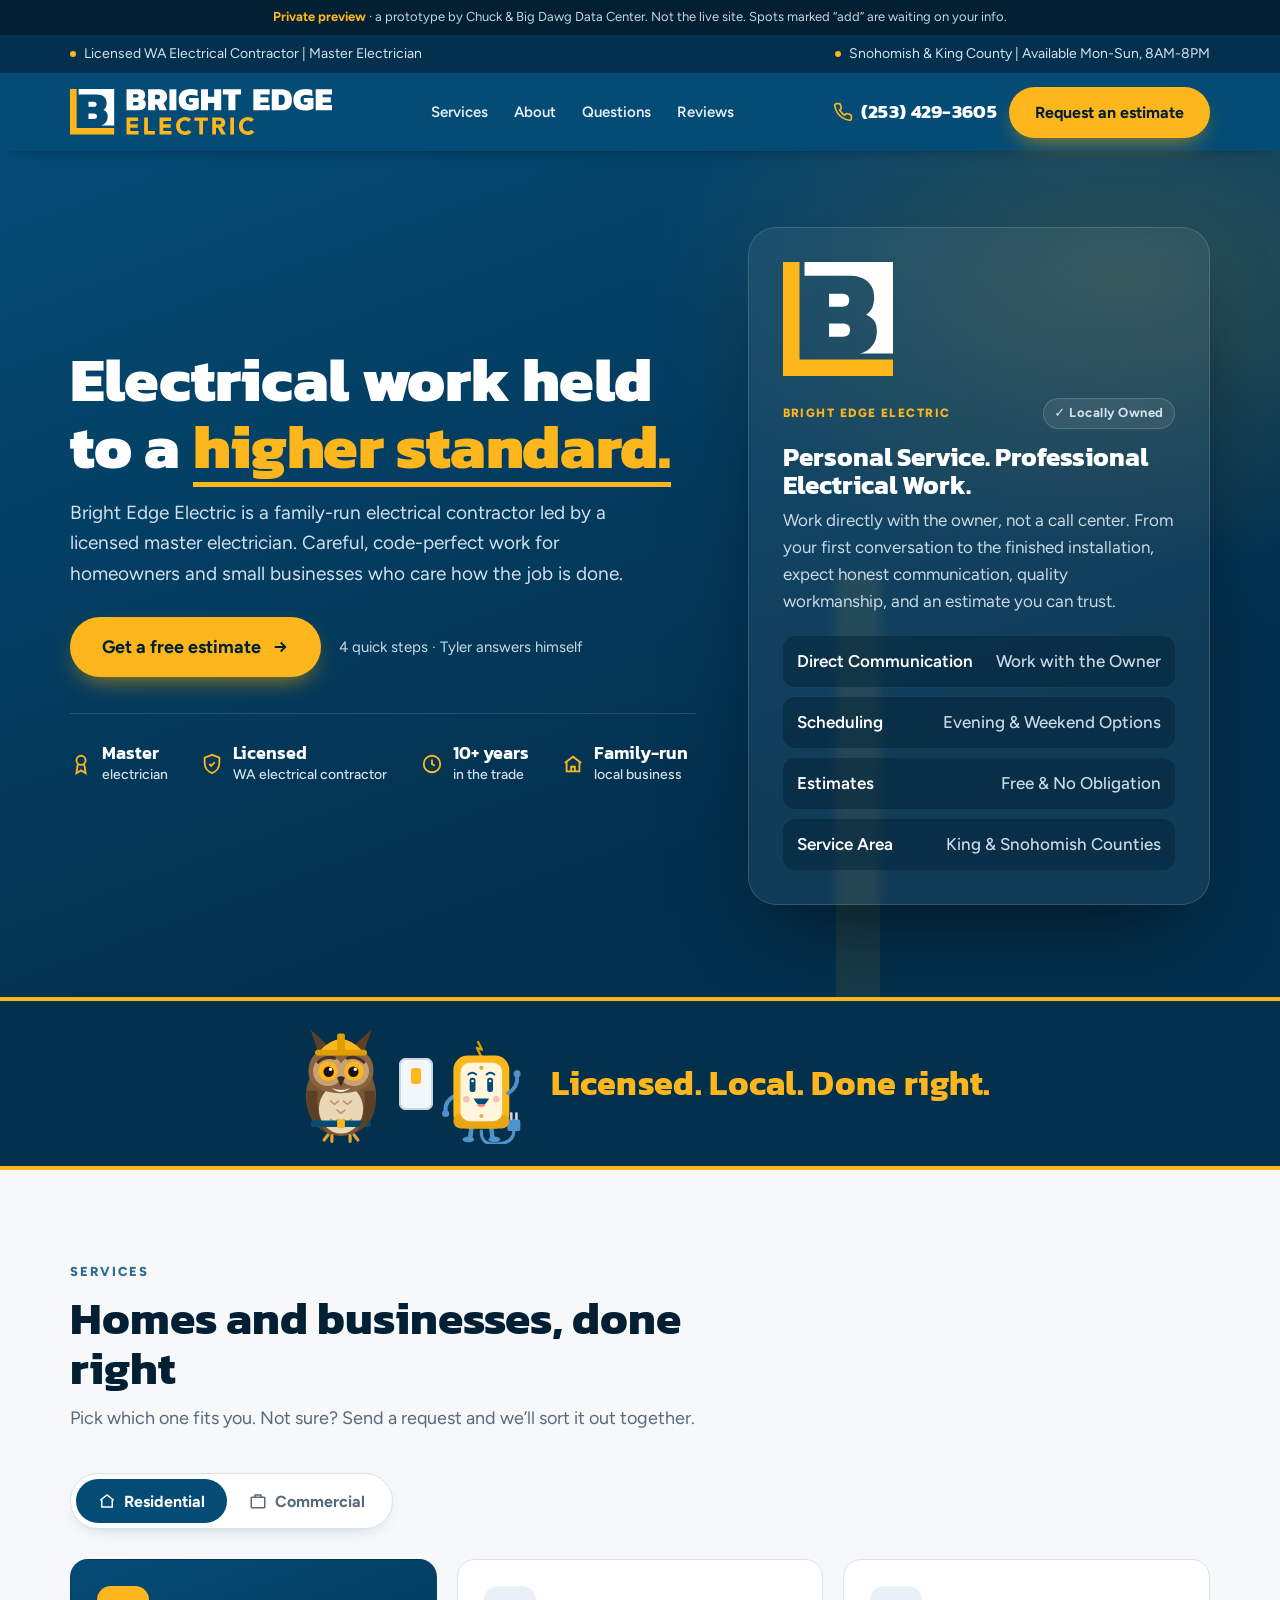
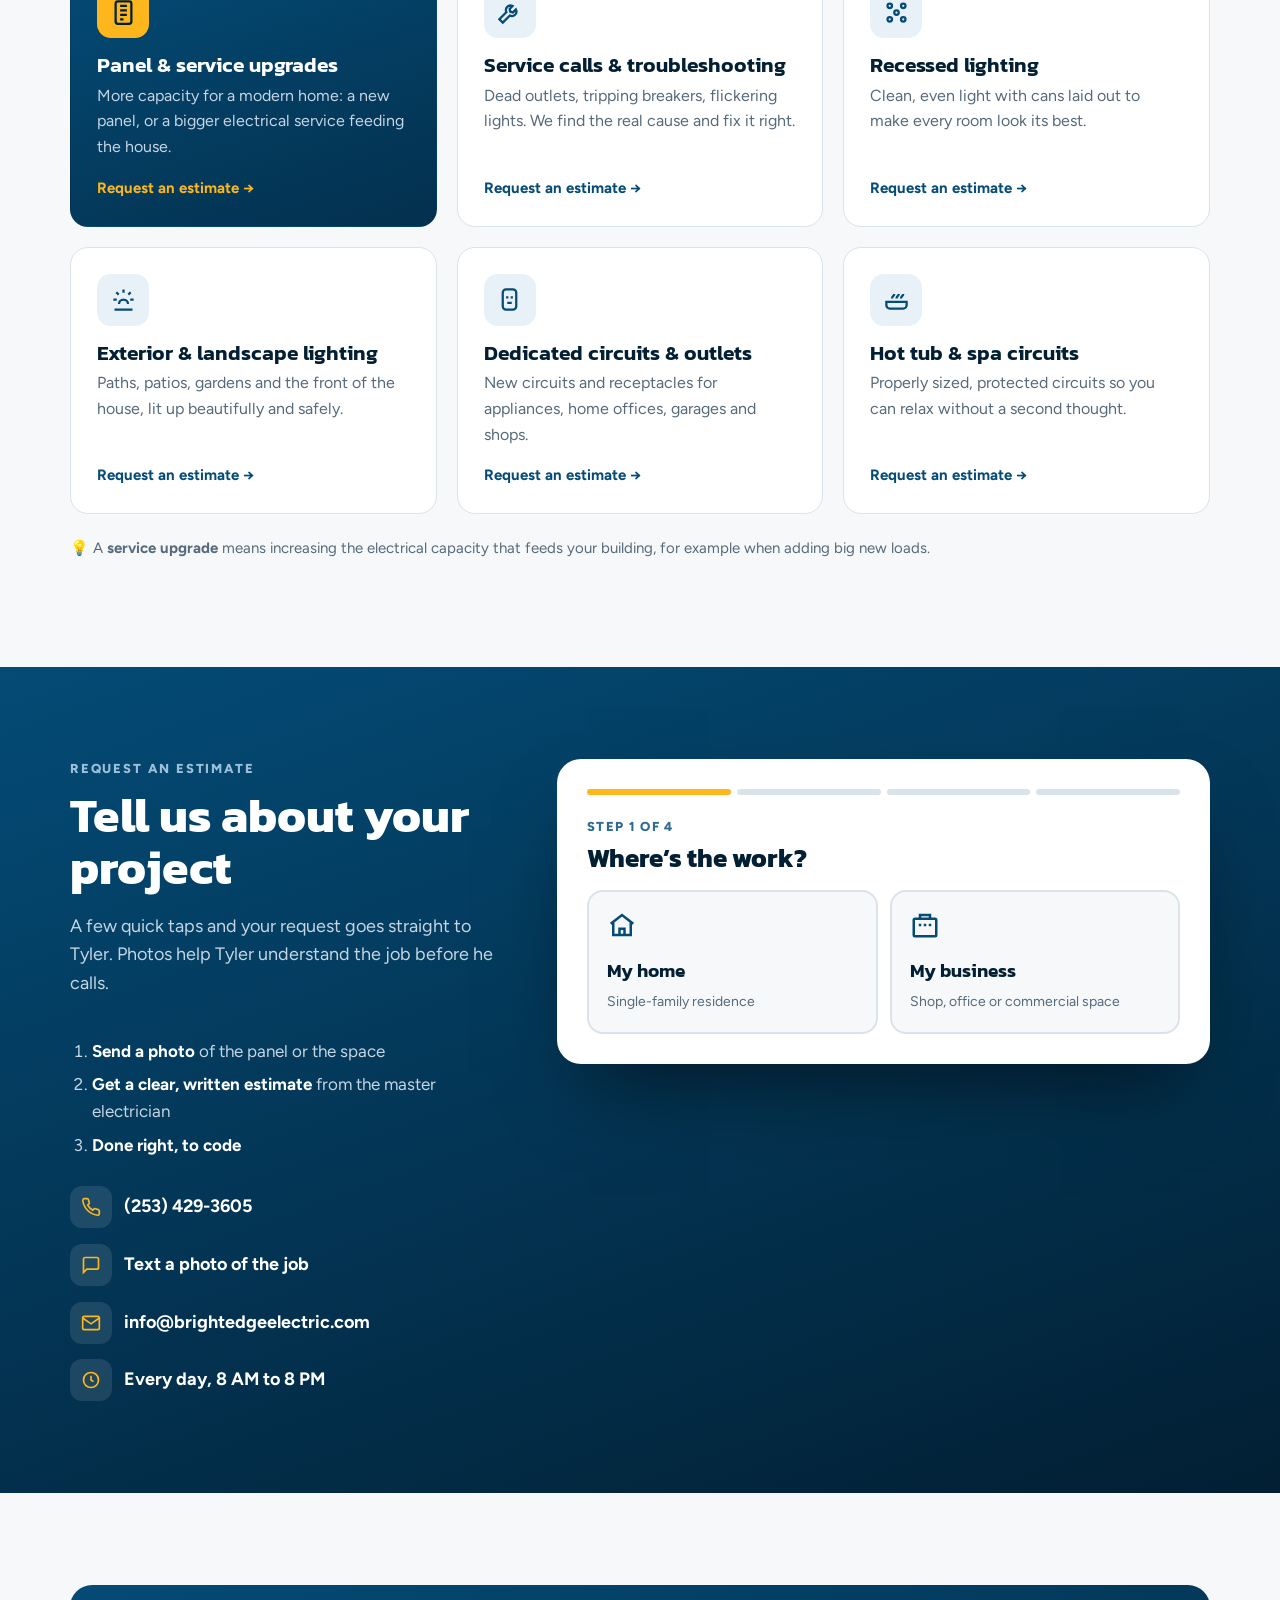
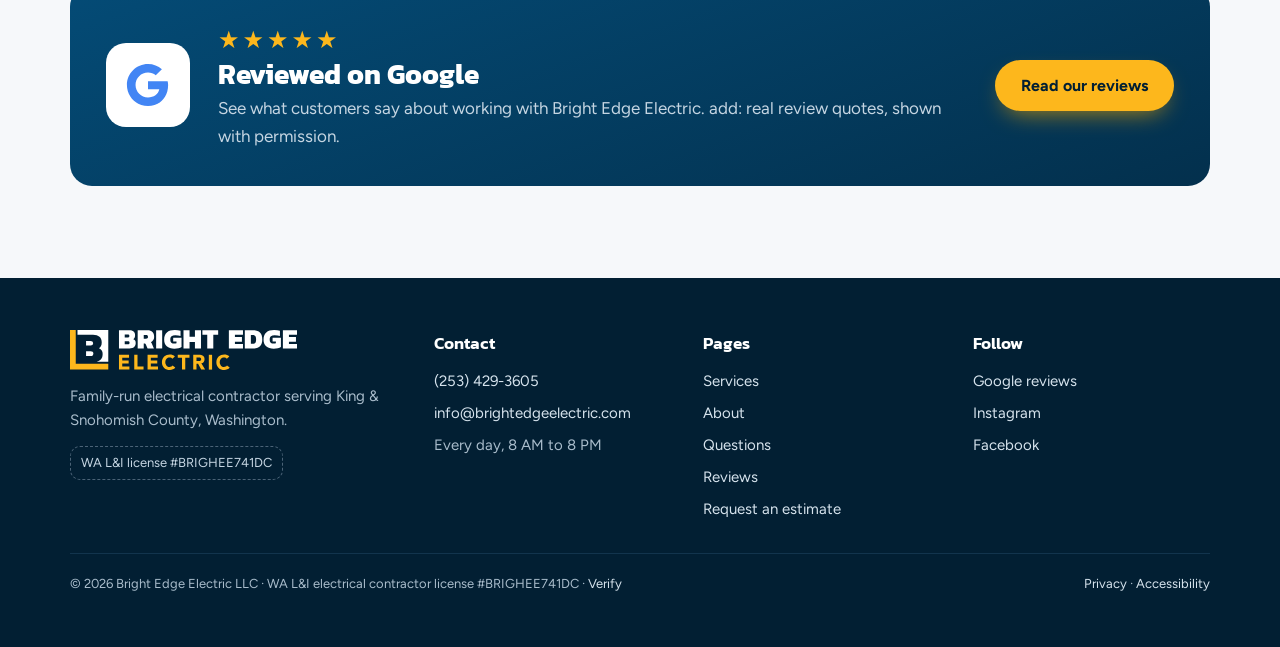
<file: index.html>
<!doctype html>
<html lang="en">
<head>
<meta charset="utf-8">
<meta name="viewport" content="width=device-width, initial-scale=1, viewport-fit=cover">
<title>Bright Edge Electric | Master Electrician · King &amp; Snohomish County</title>
<meta name="description" content="Bright Edge Electric LLC: Licensed WA Electrical Contractor and Master Electrician for homes and small businesses in Snohomish &amp; King County. Panel and service upgrades, lighting, troubleshooting, tenant improvements. Free estimates. Available Mon-Sun, 8AM-8PM.">
<meta name="robots" content="noindex">
<meta name="color-scheme" content="light dark">
<meta name="theme-color" content="#044B76">
<link rel="icon" type="image/png" sizes="32x32" href="assets/icon-32.png">
<link rel="apple-touch-icon" href="assets/icon-180.png">
<link rel="preconnect" href="https://fonts.googleapis.com">
<link rel="preconnect" href="https://fonts.gstatic.com" crossorigin>
<link href="https://fonts.googleapis.com/css2?family=Kanit:wght@600;700;800&family=Figtree:wght@400;500;600;700;800;900&display=swap" rel="stylesheet">
<link rel="stylesheet" href="assets/site.css">
<script type="application/ld+json">
{"@context":"https://schema.org","@type":"Electrician","name":"Bright Edge Electric LLC","telephone":"+1-253-429-3605",
 "email":"info@brightedgeelectric.com","url":"https://www.brightedgeelectric.com/","image":"assets/icon-512.png",
 "areaServed":[{"@type":"AdministrativeArea","name":"King County, WA"},{"@type":"AdministrativeArea","name":"Snohomish County, WA"}],
 "openingHoursSpecification":[{"@type":"OpeningHoursSpecification","dayOfWeek":["Monday","Tuesday","Wednesday","Thursday","Friday","Saturday","Sunday"],"opens":"08:00","closes":"20:00"}],
 "identifier":{"@type":"PropertyValue","name":"WA L&I Electrical Contractor License","value":"BRIGHEE741DC"},
 "founder":{"@type":"Person","name":"Tyler Koch","jobTitle":"Owner & Master Electrician"},
 "sameAs":["https://www.instagram.com/brightedgeelectric","https://www.facebook.com/share/1AqopaQsct/","https://share.google/fxkkFDbRHWmGJxpIm"]}
</script>
</head>
<body>

<div class="preview"><b>Private preview</b> · a prototype by Chuck &amp; Big Dawg Data Center. Not the live site. Spots marked “add” are waiting on your info.</div>

<div class="topbar"><div class="wrap">
  <span><i class="dot"></i> Licensed WA Electrical Contractor | Master Electrician</span>
  <span class="hide-sm"><i class="dot"></i> Snohomish &amp; King County | Available Mon-Sun, 8AM-8PM</span>
</div></div>

<header class="main"><div class="wrap">
  <a class="logo" href="#top" aria-label="Bright Edge Electric home"><img src="assets/logo-horizontal-reverse.svg" alt="Bright Edge Electric"></a>
  <nav class="links" aria-label="Main"><a href="#services">Services</a><a href="about.html">About</a><a href="faq.html">Questions</a><a href="#reviews">Reviews</a></nav>
  <div class="head-cta">
    <a class="phone" href="tel:+12534293605" aria-label="Call (253) 429-3605">
      <svg viewBox="0 0 24 24" fill="none" stroke="currentColor" stroke-width="2"><path d="M22 16.9v3a2 2 0 0 1-2.2 2 19.8 19.8 0 0 1-8.6-3.1 19.5 19.5 0 0 1-6-6A19.8 19.8 0 0 1 2.1 4.2 2 2 0 0 1 4.1 2h3a2 2 0 0 1 2 1.7c.1.9.4 1.8.7 2.7a2 2 0 0 1-.5 2.1L8 9.8a16 16 0 0 0 6 6l1.3-1.3a2 2 0 0 1 2.1-.4c.9.3 1.8.6 2.7.7a2 2 0 0 1 1.7 2z"/></svg>
      <span>(253) 429-3605</span></a>
    <a class="btn btn-gold" href="#quote">Request an estimate</a>
  </div>
</div></header>
<nav class="mnav" aria-label="Pages"><div class="wrap"><a href="#services">Services</a><a href="about.html">About</a><a href="faq.html">Questions</a><a href="#reviews">Reviews</a></div></nav>

<main id="top">
<section class="hero" style="padding:0"><div class="wrap">
  <div>
    <h1>Electrical work held to a <em>higher standard.</em></h1>
    <p class="lede">Bright Edge Electric is a family-run electrical contractor led by a licensed master electrician. Careful, code-perfect work for homeowners and small businesses who care how the job is done.</p>
    <div class="ctas"><a class="btn btn-gold btn-big" href="#quote">Get a free estimate
      <svg viewBox="0 0 24 24" fill="none" stroke="currentColor" stroke-width="2.4"><path d="M5 12h14M13 6l6 6-6 6"/></svg></a>
      <span class="cta-note">4 quick steps · Tyler answers himself</span></div>
    <div class="trust">
      <div><svg viewBox="0 0 24 24" fill="none" stroke="currentColor" stroke-width="2"><circle cx="12" cy="8" r="5"/><path d="M8.5 12.5 7 22l5-3 5 3-1.5-9.5"/></svg><span><b>Master</b>electrician</span></div>
      <div><svg viewBox="0 0 24 24" fill="none" stroke="currentColor" stroke-width="2"><path d="M12 2 4 5v6c0 5 3.4 9.4 8 11 4.6-1.6 8-6 8-11V5z"/><path d="m9 12 2 2 4-4"/></svg><span><b>Licensed</b>WA electrical contractor</span></div>
      <div><svg viewBox="0 0 24 24" fill="none" stroke="currentColor" stroke-width="2"><circle cx="12" cy="12" r="9"/><path d="M12 7v5l3 2"/></svg><span><b>10+ years</b>in the trade</span></div>
      <div><svg viewBox="0 0 24 24" fill="none" stroke="currentColor" stroke-width="2"><path d="M3 11 12 4l9 7"/><path d="M5 10v10h14V10"/><path d="M10 20v-5h4v5"/></svg><span><b>Family-run</b>local business</span></div>
    </div>
  </div>
  <div class="hero-card">
    <img class="mark" src="assets/icon-reverse.svg" alt="">
    <div class="card-tag"><span>Bright Edge Electric</span><span class="local">✓ Locally Owned</span></div>
    <h3>Personal Service. Professional Electrical Work.</h3>
    <p>Work directly with the owner, not a call center. From your first conversation to the finished installation, expect honest communication, quality workmanship, and an estimate you can trust.</p>
    <div class="hours">
      <div>Direct Communication <span>Work with the Owner</span></div>
      <div>Scheduling <span>Evening &amp; Weekend Options</span></div>
      <div>Estimates <span>Free &amp; No Obligation</span></div>
      <div>Service Area <span>King &amp; Snohomish Counties</span></div>
    </div>
  </div>
</div></section>

<section class="owl-strip" aria-label="Licensed. Local. Done right."><div class="wrap">
  <div class="owl-stage">
    <a class="mascot" href="faq.html" aria-label="Questions? Watts has answers" title="Questions? Watts has answers"><svg class="owl" viewBox="0 0 160 186" aria-hidden="true"><path d="M47 52 L33 10 L66 40 Z" fill="#5b3f27"/><path d="M113 52 L127 10 L94 40 Z" fill="#5b3f27"/>
<ellipse cx="80" cy="112" rx="54" ry="62" fill="#7a5534"/>
<path d="M28 104 Q22 150 56 168 Q40 140 44 104 Z" fill="#5b3f27"/>
<ellipse cx="80" cy="132" rx="34" ry="38" fill="#ead7b5"/>
<path d="M64 120 l6 5 6-5 M84 120 l6 5 6-5 M74 134 l6 5 6-5 M64 148 l6 5 6-5 M84 148 l6 5 6-5" fill="none" stroke="#b8986a" stroke-width="2.5" stroke-linecap="round" stroke-linejoin="round"/>
<path d="M30 74 Q30 36 80 38 Q130 36 130 74 Q130 106 80 108 Q30 106 30 74 Z" fill="#8a6440"/>
<circle cx="60" cy="74" r="23" fill="#c9a274"/><circle cx="100" cy="74" r="23" fill="#c9a274"/>
<path d="M66 100 Q80 112 94 100 Q80 106 66 100 Z" fill="#f7efe0"/>
<circle cx="60" cy="74" r="15" fill="#fdb71c"/><circle cx="100" cy="74" r="15" fill="#fdb71c"/>
<circle cx="61" cy="75" r="8" fill="#1b1209"/><circle cx="99" cy="75" r="8" fill="#1b1209"/>
<circle cx="64" cy="71" r="2.6" fill="#fff"/><circle cx="102" cy="71" r="2.6" fill="#fff"/>
<g class="owl-lids"><ellipse cx="60" cy="74" rx="16" ry="16" fill="#8a6440"/><ellipse cx="100" cy="74" rx="16" ry="16" fill="#8a6440"/></g>
<path d="M45 60 Q56 50 70 54 M115 60 Q104 50 90 54" fill="none" stroke="#4a3220" stroke-width="5" stroke-linecap="round"/>
<path d="M74 84 L80 98 L86 84 Q80 80 74 84 Z" fill="#3b2a1a"/>
<path d="M46 44 Q80 6 114 44 Z" fill="#fdb71c"/><rect x="40" y="41" width="80" height="9" rx="4.5" fill="#e09e00"/>
<rect x="74" y="16" width="12" height="27" rx="3" fill="#e09e00"/>
<rect x="34" y="150" width="92" height="10" rx="4" fill="#044b76"/><rect x="74" y="148" width="12" height="14" rx="3" fill="#fdb71c"/>
<g class="owl-wing"><path d="M132 104 Q140 150 104 168 Q120 140 116 104 Z" fill="#5b3f27"/></g>
<path d="M60 172 l-6 8 M66 173 l0 9 M94 173 l0 9 M100 172 l6 8" stroke="#e0a33a" stroke-width="5" stroke-linecap="round"/></svg></a>
    <div class="plate" aria-hidden="true"><i class="spark"></i><span class="lever"></span></div>
    <a class="mascot" href="#quote" aria-label="Get a free estimate with Plugsy" title="Get a free estimate with Plugsy"><svg class="plugsy" viewBox="0 -14 132 160" aria-hidden="true"><path d="M65 126 Q64 148 90 146 Q116 144 115 124" fill="none" stroke="#4f92c9" stroke-width="5" stroke-linecap="round"/>
<rect x="105" y="108" width="20" height="18" rx="4" fill="#4f92c9"/><rect x="109" y="97" width="4" height="12" rx="1.5" fill="#c9d6e0"/><rect x="117" y="97" width="4" height="12" rx="1.5" fill="#c9d6e0"/>
<path d="M50 118 L48 136 M80 118 L82 136" stroke="#4f92c9" stroke-width="7" stroke-linecap="round"/>
<ellipse cx="45" cy="139" rx="9" ry="4.5" fill="#4f92c9"/><ellipse cx="85" cy="139" rx="9" ry="4.5" fill="#4f92c9"/>
<path d="M24 72 Q8 80 10 96" fill="none" stroke="#4f92c9" stroke-width="6" stroke-linecap="round"/><circle cx="10" cy="99" r="5.5" fill="#4f92c9"/>
<path d="M65 12 L58 -2 L66 1 L60 -11" fill="none" stroke="#e09e00" stroke-width="3.5" stroke-linecap="round" stroke-linejoin="round"/>
<rect x="22" y="10" width="86" height="112" rx="22" fill="#fdb71c"/>
<rect x="22" y="100" width="86" height="22" rx="11" fill="#eaa612"/>
<rect x="33" y="21" width="64" height="90" rx="14" fill="#fff6dd"/>
<circle cx="65" cy="29" r="3.2" fill="#d9b24a"/><circle cx="65" cy="103" r="3.2" fill="#d9b24a"/>
<path d="M45 39 q6 -5 12 0 M73 39 q6 -5 12 0" fill="none" stroke="#044b76" stroke-width="3" stroke-linecap="round"/>
<g class="plug-eyes"><rect x="47" y="44" width="9" height="22" rx="3.5" fill="#044b76"/><rect x="74" y="44" width="9" height="22" rx="3.5" fill="#044b76"/>
<circle cx="51.5" cy="49" r="2" fill="#fff"/><circle cx="78.5" cy="49" r="2" fill="#fff"/></g>
<circle cx="42" cy="77" r="5" fill="#ffb3a7" opacity=".8"/><circle cx="88" cy="77" r="5" fill="#ffb3a7" opacity=".8"/>
<path d="M53 76 Q65 98 77 76 Z" fill="#044b76"/><path d="M58 86 Q65 93 72 86 Q65 83 58 86 Z" fill="#ff8a7a"/>
<g class="plug-wave"><path d="M106 68 Q122 58 120 42" fill="none" stroke="#4f92c9" stroke-width="6" stroke-linecap="round"/><circle cx="120" cy="38" r="5.5" fill="#4f92c9"/></g></svg></a>
  </div>
  <p class="owl-line"><span>Licensed.</span> <span>Local.</span> <span>Done right.</span></p>
</div></section>

<section id="services"><div class="wrap">
  <div class="section-head">
    <div class="kicker">Services</div>
    <h2>Homes and businesses, done right</h2>
    <p>Pick which one fits you. Not sure? Send a request and we’ll sort it out together.</p>
  </div>
  <div class="switch" role="group" aria-label="Show services for">
    <button type="button" aria-pressed="true" data-panel="res"><svg viewBox="0 0 24 24" fill="none" stroke="currentColor" stroke-width="2"><path d="M3 11 12 4l9 7"/><path d="M5 10v10h14V10"/></svg>Residential</button>
    <button type="button" aria-pressed="false" data-panel="com"><svg viewBox="0 0 24 24" fill="none" stroke="currentColor" stroke-width="2"><rect x="3" y="7" width="18" height="14" rx="1"/><path d="M8 7V4h8v3"/></svg>Commercial</button>
  </div>

  <div class="svc-panel grid3 on" id="res">
    <div class="svc feature"><div class="ic"><svg viewBox="0 0 24 24" fill="none" stroke="currentColor" stroke-width="2"><rect x="5" y="2" width="14" height="20" rx="2"/><path d="M9 6h6M9 10h6M9 14h6M9 18h3"/></svg></div>
      <h3>Panel &amp; service upgrades</h3><p>More capacity for a modern home: a new panel, or a bigger electrical service feeding the house.</p><a href="#quote" data-svc="Panel / service upgrade" data-type="home">Request an estimate →</a></div>
    <div class="svc"><div class="ic"><svg viewBox="0 0 24 24" fill="none" stroke="currentColor" stroke-width="2"><path d="M14.7 6.3a4 4 0 0 0-5.4 5.4L3 18l3 3 6.3-6.3a4 4 0 0 0 5.4-5.4l-2.6 2.6-2.4-.6-.6-2.4z"/></svg></div>
      <h3>Service calls &amp; troubleshooting</h3><p>Dead outlets, tripping breakers, flickering lights. We find the real cause and fix it right.</p><a href="#quote" data-svc="Troubleshooting" data-type="home">Request an estimate →</a></div>
    <div class="svc"><div class="ic"><svg viewBox="0 0 24 24" fill="none" stroke="currentColor" stroke-width="2"><circle cx="6" cy="6" r="2"/><circle cx="18" cy="6" r="2"/><circle cx="6" cy="18" r="2"/><circle cx="18" cy="18" r="2"/><circle cx="12" cy="12" r="2"/></svg></div>
      <h3>Recessed lighting</h3><p>Clean, even light with cans laid out to make every room look its best.</p><a href="#quote" data-svc="Recessed lighting" data-type="home">Request an estimate →</a></div>
    <div class="svc"><div class="ic"><svg viewBox="0 0 24 24" fill="none" stroke="currentColor" stroke-width="2"><path d="M12 3v3M5.6 5.6l2.1 2.1M3 12h3M18 12h3M16.3 7.7l2.1-2.1"/><path d="M8 16a4 4 0 1 1 8 0"/><path d="M4 21h16"/></svg></div>
      <h3>Exterior &amp; landscape lighting</h3><p>Paths, patios, gardens and the front of the house, lit up beautifully and safely.</p><a href="#quote" data-svc="Exterior / landscape lighting" data-type="home">Request an estimate →</a></div>
    <div class="svc"><div class="ic"><svg viewBox="0 0 24 24" fill="none" stroke="currentColor" stroke-width="2"><rect x="6" y="3" width="12" height="18" rx="3"/><path d="M10 9v2M14 9v2M10 15h4"/></svg></div>
      <h3>Dedicated circuits &amp; outlets</h3><p>New circuits and receptacles for appliances, home offices, garages and shops.</p><a href="#quote" data-svc="Dedicated circuits / receptacles" data-type="home">Request an estimate →</a></div>
    <div class="svc"><div class="ic"><svg viewBox="0 0 24 24" fill="none" stroke="currentColor" stroke-width="2"><path d="M3 14h18v3a3 3 0 0 1-3 3H6a3 3 0 0 1-3-3z"/><path d="M8 11c0-2 2-2 2-4M12 11c0-2 2-2 2-4M16 11c0-2 2-2 2-4"/></svg></div>
      <h3>Hot tub &amp; spa circuits</h3><p>Properly sized, protected circuits so you can relax without a second thought.</p><a href="#quote" data-svc="Hot tub / spa circuit" data-type="home">Request an estimate →</a></div>
  </div>

  <div class="svc-panel grid3" id="com">
    <div class="svc feature"><div class="ic"><svg viewBox="0 0 24 24" fill="none" stroke="currentColor" stroke-width="2"><rect x="3" y="7" width="18" height="14" rx="1"/><path d="M8 7V4h8v3M7 12h2M11 12h2M15 12h2M7 16h2M11 16h2M15 16h2"/></svg></div>
      <h3>Tenant improvements &amp; remodels</h3><p>Electrical for build-outs and remodels, coordinated cleanly with your schedule.</p><a href="#quote" data-svc="Tenant improvement / remodel" data-type="business">Request an estimate →</a></div>
    <div class="svc"><div class="ic"><svg viewBox="0 0 24 24" fill="none" stroke="currentColor" stroke-width="2"><path d="M14.7 6.3a4 4 0 0 0-5.4 5.4L3 18l3 3 6.3-6.3a4 4 0 0 0 5.4-5.4l-2.6 2.6-2.4-.6-.6-2.4z"/></svg></div>
      <h3>Service calls &amp; troubleshooting</h3><p>Fast, careful diagnosis that keeps your business up and running.</p><a href="#quote" data-svc="Troubleshooting" data-type="business">Request an estimate →</a></div>
    <div class="svc"><div class="ic"><svg viewBox="0 0 24 24" fill="none" stroke="currentColor" stroke-width="2"><path d="M9 18h6M10 22h4"/><path d="M12 2a7 7 0 0 0-4 12.7c.6.5 1 1.2 1 2V18h6v-1.3c0-.8.4-1.5 1-2A7 7 0 0 0 12 2z"/></svg></div>
      <h3>Task &amp; lighting upgrades</h3><p>Brighter, better work areas and storefronts with modern fixtures.</p><a href="#quote" data-svc="Lighting upgrade" data-type="business">Request an estimate →</a></div>
    <div class="svc"><div class="ic"><svg viewBox="0 0 24 24" fill="none" stroke="currentColor" stroke-width="2"><path d="M11 20A7 7 0 0 1 9.8 6.1C15.5 5 17 4.5 19 2c1 2 2 4.2 2 8 0 5.5-4.8 10-10 10z"/><path d="M2 21c0-3 1.9-5.4 5-6"/></svg></div>
      <h3>Energy-efficient lighting</h3><p>Efficient systems that meet applicable green building standards and cut energy costs.</p><a href="#quote" data-svc="Energy-efficient lighting" data-type="business">Request an estimate →</a></div>
    <div class="svc"><div class="ic"><svg viewBox="0 0 24 24" fill="none" stroke="currentColor" stroke-width="2"><rect x="6" y="3" width="12" height="18" rx="3"/><path d="M10 9v2M14 9v2M10 15h4"/></svg></div>
      <h3>Branch circuits &amp; receptacles</h3><p>New circuits and outlets for equipment, workstations and expansions.</p><a href="#quote" data-svc="Branch circuits / receptacles" data-type="business">Request an estimate →</a></div>
    <div class="svc"><div class="ic"><svg viewBox="0 0 24 24" fill="none" stroke="currentColor" stroke-width="2"><rect x="5" y="2" width="14" height="20" rx="2"/><path d="M9 6h6M9 10h6M9 14h6M9 18h3"/></svg></div>
      <h3>Panel &amp; service upgrades</h3><p>Capacity for growth, plus general installations and modifications done to code.</p><a href="#quote" data-svc="Panel / service upgrade" data-type="business">Request an estimate →</a></div>
  </div>
  <p class="note">💡 A <b>service upgrade</b> means increasing the electrical capacity that feeds your building, for example when adding big new loads.</p>
</div></section>


<section class="quote" id="quote"><div class="wrap">
  <div class="q-head">
    <div class="kicker">Request an estimate</div>
    <h2>Tell us about your project</h2>
    <p class="lede">A few quick taps and your request goes straight to Tyler. Photos help Tyler understand the job before he calls.</p>
  </div>

  <form class="wizard" id="wiz" novalidate>
    <div class="progress"><i class="on"></i><i></i><i></i><i></i></div>

    <div class="wstep on" data-step="1">
      <div class="step-label">Step 1 of 4</div><h3>Where’s the work?</h3>
      <div class="choices">
        <button type="button" class="choice" data-type="home"><svg viewBox="0 0 24 24" fill="none" stroke="currentColor" stroke-width="2"><path d="M3 11 12 4l9 7"/><path d="M5 10v10h14V10"/><path d="M10 20v-5h4v5"/></svg><b>My home</b><span>Single-family residence</span></button>
        <button type="button" class="choice" data-type="business"><svg viewBox="0 0 24 24" fill="none" stroke="currentColor" stroke-width="2"><rect x="3" y="7" width="18" height="14" rx="1"/><path d="M8 7V4h8v3M7 12h2M11 12h2M15 12h2"/></svg><b>My business</b><span>Shop, office or commercial space</span></button>
      </div>
    </div>

    <div class="wstep" data-step="2">
      <div class="step-label">Step 2 of 4</div><h3>What do you need?</h3>
      <div class="pills" id="svcPills"></div>
      <div class="nav-btns"><button type="button" class="btn btn-line" data-back>Back</button><button type="button" class="btn btn-gold" data-next>Next</button></div>
    </div>

    <div class="wstep" data-step="3">
      <div class="step-label">Step 3 of 4</div><h3>Tell us a bit more</h3>
      <div class="field"><label for="msg">Project details</label><textarea id="msg" name="details" placeholder="e.g. 1980s house, want 6 recessed lights in the living room"></textarea></div>
      <div class="row">
        <div class="field"><label for="loc">City or ZIP</label><input id="loc" name="location" autocomplete="postal-code" placeholder="e.g. Kirkland"></div>
        <div class="field"><label for="when">Timeline</label><select id="when" name="timeline"><option value="">Choose one</option><option>As soon as possible</option><option>Within 2 weeks</option><option>Within 1 to 3 months</option><option>Just planning</option></select></div>
      </div>
      <label class="drop">📷 <b>Add photos</b> of the panel, room or problem (optional)<input type="file" accept="image/*" multiple id="photos"></label>
      <div class="nav-btns"><button type="button" class="btn btn-line" data-back>Back</button><button type="button" class="btn btn-gold" data-next>Next</button></div>
    </div>

    <div class="wstep" data-step="4">
      <div class="step-label">Step 4 of 4</div><h3>How do we reach you?</h3>
      <div class="row">
        <div class="field"><label for="fn">First name</label><input id="fn" name="first" autocomplete="given-name"></div>
        <div class="field"><label for="ln">Last name</label><input id="ln" name="last" autocomplete="family-name"></div>
      </div>
      <div class="row">
        <div class="field"><label for="ph">Phone</label><input id="ph" name="phone" type="tel" autocomplete="tel"></div>
        <div class="field"><label for="em">Email</label><input id="em" name="email" type="email" autocomplete="email"></div>
      </div>
      <div class="field"><label>Best way to reach you</label><div class="pills" id="contactPills"><button type="button" class="pill picked">Call</button><button type="button" class="pill">Text</button><button type="button" class="pill">Email</button></div></div>
      <div class="field"><label for="hear">How did you hear about us?</label>
        <select id="hear" name="heard"><option value="">Choose one</option><option>Google</option><option>AI assistant (ChatGPT, Gemini…)</option><option>Yelp</option><option>Instagram / Facebook</option><option>Nextdoor</option><option>Friend or neighbor</option><option>Saw the truck</option><option>Other</option></select></div>
      <div class="nav-btns"><button type="button" class="btn btn-line" data-back>Back</button><button type="submit" class="btn btn-gold">Send my request</button></div>
      <input type="text" name="website" id="hp" tabindex="-1" autocomplete="off" aria-hidden="true" style="position:absolute;left:-9999px;width:1px;height:1px;opacity:0">
      <p class="err" id="sendErr" role="alert" hidden></p>
      <p class="fine">You’ll hear back from Tyler directly. Your details are only used to answer your request, never sold or shared.</p>
    </div>

    <div class="wstep" data-step="5">
      <div class="sent"><div class="duo"><img class="owl-done" src="assets/owl.svg" alt="Watts the owl, giving a happy hoot"><img class="plug-done" src="assets/plugsy.svg" alt="Plugsy the outlet, cheering"></div>
        <h3>Request received!</h3><p style="color:var(--muted)" id="sentText">Thanks! Tyler will reach out soon.</p>
        <p class="fine">Need it sooner? Call <a href="tel:+12534293605">(253) 429-3605</a>.</p></div>
    </div>
  </form>

  <div class="q-info">
    <ol class="mini-steps"><li><b>Send a photo</b> of the panel or the space</li><li><b>Get a clear, written estimate</b> from the master electrician</li><li><b>Done right, to code</b></li></ol>
    <ul class="contact-list">
      <li><span class="ic"><svg viewBox="0 0 24 24" fill="none" stroke="currentColor" stroke-width="2"><path d="M22 16.9v3a2 2 0 0 1-2.2 2 19.8 19.8 0 0 1-8.6-3.1 19.5 19.5 0 0 1-6-6A19.8 19.8 0 0 1 2.1 4.2 2 2 0 0 1 4.1 2h3a2 2 0 0 1 2 1.7c.1.9.4 1.8.7 2.7a2 2 0 0 1-.5 2.1L8 9.8a16 16 0 0 0 6 6l1.3-1.3a2 2 0 0 1 2.1-.4c.9.3 1.8.6 2.7.7a2 2 0 0 1 1.7 2z"/></svg></span><a href="tel:+12534293605">(253) 429-3605</a></li>
      <li><span class="ic"><svg viewBox="0 0 24 24" fill="none" stroke="currentColor" stroke-width="2"><path d="M21 15a2 2 0 0 1-2 2H7l-4 4V5a2 2 0 0 1 2-2h14a2 2 0 0 1 2 2z"/></svg></span><a href="sms:+12534293605">Text a photo of the job</a></li>
      <li><span class="ic"><svg viewBox="0 0 24 24" fill="none" stroke="currentColor" stroke-width="2"><rect x="2" y="4" width="20" height="16" rx="2"/><path d="m22 6-10 7L2 6"/></svg></span><a href="mailto:info@brightedgeelectric.com">info@brightedgeelectric.com</a></li>
      <li><span class="ic"><svg viewBox="0 0 24 24" fill="none" stroke="currentColor" stroke-width="2"><circle cx="12" cy="12" r="9"/><path d="M12 7v5l3 2"/></svg></span><span class="t">Every day, 8 AM to 8 PM</span></li>
    </ul>
  </div>
</div></section>

<section id="reviews"><div class="wrap">
  <div class="reviews">
    <div class="g-badge" aria-hidden="true"><svg viewBox="0 0 48 48"><path fill="#4285F4" d="M44.5 20H24v8.5h11.8C34.7 33.9 30.1 37 24 37c-7.2 0-13-5.8-13-13s5.8-13 13-13c3.1 0 5.9 1.1 8.1 2.9l6.4-6.4C34.6 4.1 29.6 2 24 2 11.8 2 2 11.8 2 24s9.8 22 22 22c11 0 21-8 21-22 0-1.3-.2-2.7-.5-4z"/></svg></div>
    <div><div class="stars">★★★★★</div><h3>Reviewed on Google</h3><p>See what customers say about working with Bright Edge Electric. add: real review quotes, shown with permission.</p></div>
    <a class="btn btn-gold" href="https://share.google/fxkkFDbRHWmGJxpIm" target="_blank" rel="noopener">Read our reviews</a>
  </div>
</div></section>
<!-- Portfolio ("Our work"): back in when Ty sends his own job photos -->
</main>

<footer><div class="wrap">
  <div><img src="assets/logo-horizontal-reverse.svg" alt="Bright Edge Electric" style="height:40px;width:auto">
    <p style="margin:14px 0 0">Family-run electrical contractor serving King &amp; Snohomish County, Washington.</p>
    <span class="lic">WA L&amp;I license #BRIGHEE741DC</span></div>
  <div><h4>Contact</h4><ul><li><a href="tel:+12534293605">(253) 429-3605</a></li><li><a href="mailto:info@brightedgeelectric.com">info@brightedgeelectric.com</a></li><li>Every day, 8 AM to 8 PM</li></ul></div>
  <div><h4>Pages</h4><ul><li><a href="#services">Services</a></li><li><a href="about.html">About</a></li><li><a href="faq.html">Questions</a></li><li><a href="#reviews">Reviews</a></li><li><a href="#quote">Request an estimate</a></li></ul></div>
  <div><h4>Follow</h4><ul><li><a href="https://share.google/fxkkFDbRHWmGJxpIm" target="_blank" rel="noopener">Google reviews</a></li><li><a href="https://www.instagram.com/brightedgeelectric" target="_blank" rel="noopener">Instagram</a></li><li><a href="https://www.facebook.com/share/1AqopaQsct/" target="_blank" rel="noopener">Facebook</a></li></ul></div>
  <div class="legal"><span>© 2026 Bright Edge Electric LLC · WA L&amp;I electrical contractor license #BRIGHEE741DC · <a href="https://secure.lni.wa.gov/verify/" target="_blank" rel="noopener">Verify</a></span><span><a href="privacy.html">Privacy</a> · <a href="accessibility.html">Accessibility</a></span></div>
</div></footer>

<div class="callbar"><a class="btn btn-ghost" href="tel:+12534293605">📞 Call</a><a class="btn btn-ghost" href="sms:+12534293605">💬 Text</a><a class="btn btn-gold" href="#quote">Free estimate</a></div>

<script>
(function () {
  // Watts the owl: hold the "lights off" pose until the strip scrolls into view, then play once
  (function () {
    var strip = document.querySelector('.owl-strip');
    if (!strip || !('IntersectionObserver' in window) || matchMedia('(prefers-reduced-motion: reduce)').matches) return;
    strip.classList.add('ready');
    function play() { strip.classList.add('play'); seen.disconnect(); }
    var seen = new IntersectionObserver(function (entries) { if (entries[0].isIntersecting) play(); }, {threshold: 0.6});
    seen.observe(strip);
    setTimeout(play, 6000);  // never leave the lights off, even if the browser skips the scroll check
  })();
  // Residential / Commercial switch
  function showPanel(id) {
    document.querySelectorAll('.switch button').forEach(function (t) { t.setAttribute('aria-pressed', String(t.dataset.panel === id)); });
    document.querySelectorAll('.svc-panel').forEach(function (p) { p.classList.toggle('on', p.id === id); });
  }
  document.querySelectorAll('.switch button').forEach(function (t) { t.addEventListener('click', function () { showPanel(t.dataset.panel); }); });
  document.querySelectorAll('[data-tab]').forEach(function (a) { a.addEventListener('click', function () { showPanel(a.dataset.tab); }); });

  // Estimate wizard
  var SERVICES = {
    home: ['Panel / service upgrade', 'Troubleshooting', 'Recessed lighting', 'Exterior / landscape lighting', 'Dedicated circuits / receptacles', 'Hot tub / spa circuit', 'Something else'],
    business: ['Tenant improvement / remodel', 'Troubleshooting', 'Lighting upgrade', 'Energy-efficient lighting', 'Branch circuits / receptacles', 'Panel / service upgrade', 'Something else']
  };
  var state = {type: null, service: null, contact: 'Call'}, step = 1;
  var wiz = document.getElementById('wiz');
  function go(n, stay) {
    step = n;
    wiz.querySelectorAll('.wstep').forEach(function (s) { s.classList.toggle('on', Number(s.dataset.step) === n); });
    wiz.querySelectorAll('.progress i').forEach(function (bar, i) { bar.classList.toggle('on', i < Math.min(n, 4)); });
    // On a phone the steps differ in height, so the next one can start above the screen: bring its top back into view
    var top = wiz.getBoundingClientRect().top;
    if (!stay && (top < 0 || top > innerHeight * 0.6)) wiz.scrollIntoView({block: 'start'});
  }
  function pickType(type, service) {
    state.type = type;
    wiz.querySelectorAll('.choice').forEach(function (c) { c.classList.toggle('picked', c.dataset.type === type); });
    var box = document.getElementById('svcPills'); box.innerHTML = '';
    SERVICES[type].forEach(function (s) {
      var p = document.createElement('button'); p.type = 'button'; p.className = 'pill' + (s === service ? ' picked' : ''); p.textContent = s;
      p.addEventListener('click', function () { state.service = s; box.querySelectorAll('.pill').forEach(function (x) { x.classList.toggle('picked', x === p); }); });
      box.appendChild(p);
    });
    state.service = service || null;
  }
  wiz.querySelectorAll('.choice').forEach(function (c) { c.addEventListener('click', function () { pickType(c.dataset.type); go(2); }); });
  wiz.querySelectorAll('[data-next]').forEach(function (b) { b.addEventListener('click', function () { go(step + 1); }); });
  wiz.querySelectorAll('[data-back]').forEach(function (b) { b.addEventListener('click', function () { go(step - 1); }); });
  document.querySelectorAll('#contactPills .pill').forEach(function (p) {
    p.addEventListener('click', function () { state.contact = p.textContent; document.querySelectorAll('#contactPills .pill').forEach(function (x) { x.classList.toggle('picked', x === p); }); });
  });
  document.getElementById('photos').addEventListener('change', function () {
    var n = this.files.length; this.parentNode.firstChild.textContent = n ? '✅ ' : '📷 ';
    this.parentNode.querySelector('b').textContent = n ? n + ' photo' + (n > 1 ? 's' : '') + ' added' : 'Add photos';
  });
  // Service cards jump into the wizard with the service already picked
  document.querySelectorAll('a[data-svc]').forEach(function (a) {
    a.addEventListener('click', function () { pickType(a.dataset.type, a.dataset.svc); go(3, true); });
  });
  // Phone photos are often 3-8 MB each: shrink them in the browser (longest side 2400 px, same as HQ keeps) so a
  // request sends quickly on cell data. HQ re-encodes them and strips location data either way. Drawing through an
  // <img> keeps the photo upright; anything the browser can't open (e.g. HEIC on Android) is sent as it is.
  function shrink(file) {
    return new Promise(function (done) {
      if (!/^image\//.test(file.type) || !window.URL || !document.createElement('canvas').toBlob) return done(file);
      var url = URL.createObjectURL(file), img = new Image();
      img.onload = function () {
        var s = Math.min(1, 2400 / Math.max(img.naturalWidth, img.naturalHeight)), c = document.createElement('canvas');
        c.width = Math.round(img.naturalWidth * s); c.height = Math.round(img.naturalHeight * s);
        c.getContext('2d').drawImage(img, 0, 0, c.width, c.height);
        URL.revokeObjectURL(url);
        c.toBlob(function (b) { done(b && b.size < file.size ? b : file); }, 'image/jpeg', 0.85);
      };
      img.onerror = function () { URL.revokeObjectURL(url); done(file); };
      img.src = url;
    });
  }
  // Send the request to Bright Edge HQ (Tyler's app), photos included
  var HQ = 'https://hq.bigdaddydatacenter.com/api/leads';
  wiz.addEventListener('submit', function (e) {
    e.preventDefault();
    var err = document.getElementById('sendErr'), btn = wiz.querySelector('button[type=submit]');
    var val = function (id) { return document.getElementById(id).value.trim(); };
    var name = val('fn');
    err.hidden = true;
    if (!name || (val('ph').replace(/\D/g, '').length < 10 && !val('em'))) {
      err.textContent = 'Please add your first name and a phone number or email so Tyler can reach you.';
      err.hidden = false; return;
    }
    var fd = new FormData();
    fd.append('first', name); fd.append('last', val('ln')); fd.append('phone', val('ph')); fd.append('email', val('em'));
    fd.append('contact', state.contact || ''); fd.append('kind', state.type || ''); fd.append('service', state.service || '');
    fd.append('details', val('msg')); fd.append('location', val('loc')); fd.append('timeline', val('when'));
    fd.append('heard', val('hear')); fd.append('website', val('hp'));
    var files = [].slice.call(document.getElementById('photos').files, 0, 6);
    btn.disabled = true; btn.textContent = files.length ? 'Sending photos…' : 'Sending…';
    Promise.all(files.map(shrink)).then(function (photos) {
      photos.forEach(function (p, i) { fd.append('photos', p, p === files[i] ? files[i].name : 'photo-' + (i + 1) + '.jpg'); });
      return fetch(HQ, {method: 'POST', body: fd});
    }).then(function (r) {
      return r.json().catch(function () { return {}; }).then(function (j) { if (!r.ok || !j.ok) throw new Error(j.error || 'send'); });
    }).then(function () {
      document.getElementById('sentText').textContent = 'Thanks, ' + name + '! Tyler will ' +
        ({Call: 'call', Text: 'text', Email: 'email'}[state.contact] || 'reach out to') + ' you soon about your ' + (state.service || 'project').toLowerCase() + '.';
      go(5);
    }).catch(function (x) {
      err.textContent = (x && x.message && x.message !== 'send' ? x.message + ' ' : 'Something went wrong sending your request. ') +
        'You can also call or text (253) 429-3605.';
      err.hidden = false;
    }).then(function () { btn.disabled = false; btn.textContent = 'Send my request'; });
  });
})();
</script>
<script src="assets/site.js" defer></script>
</body>
</html>
</file>
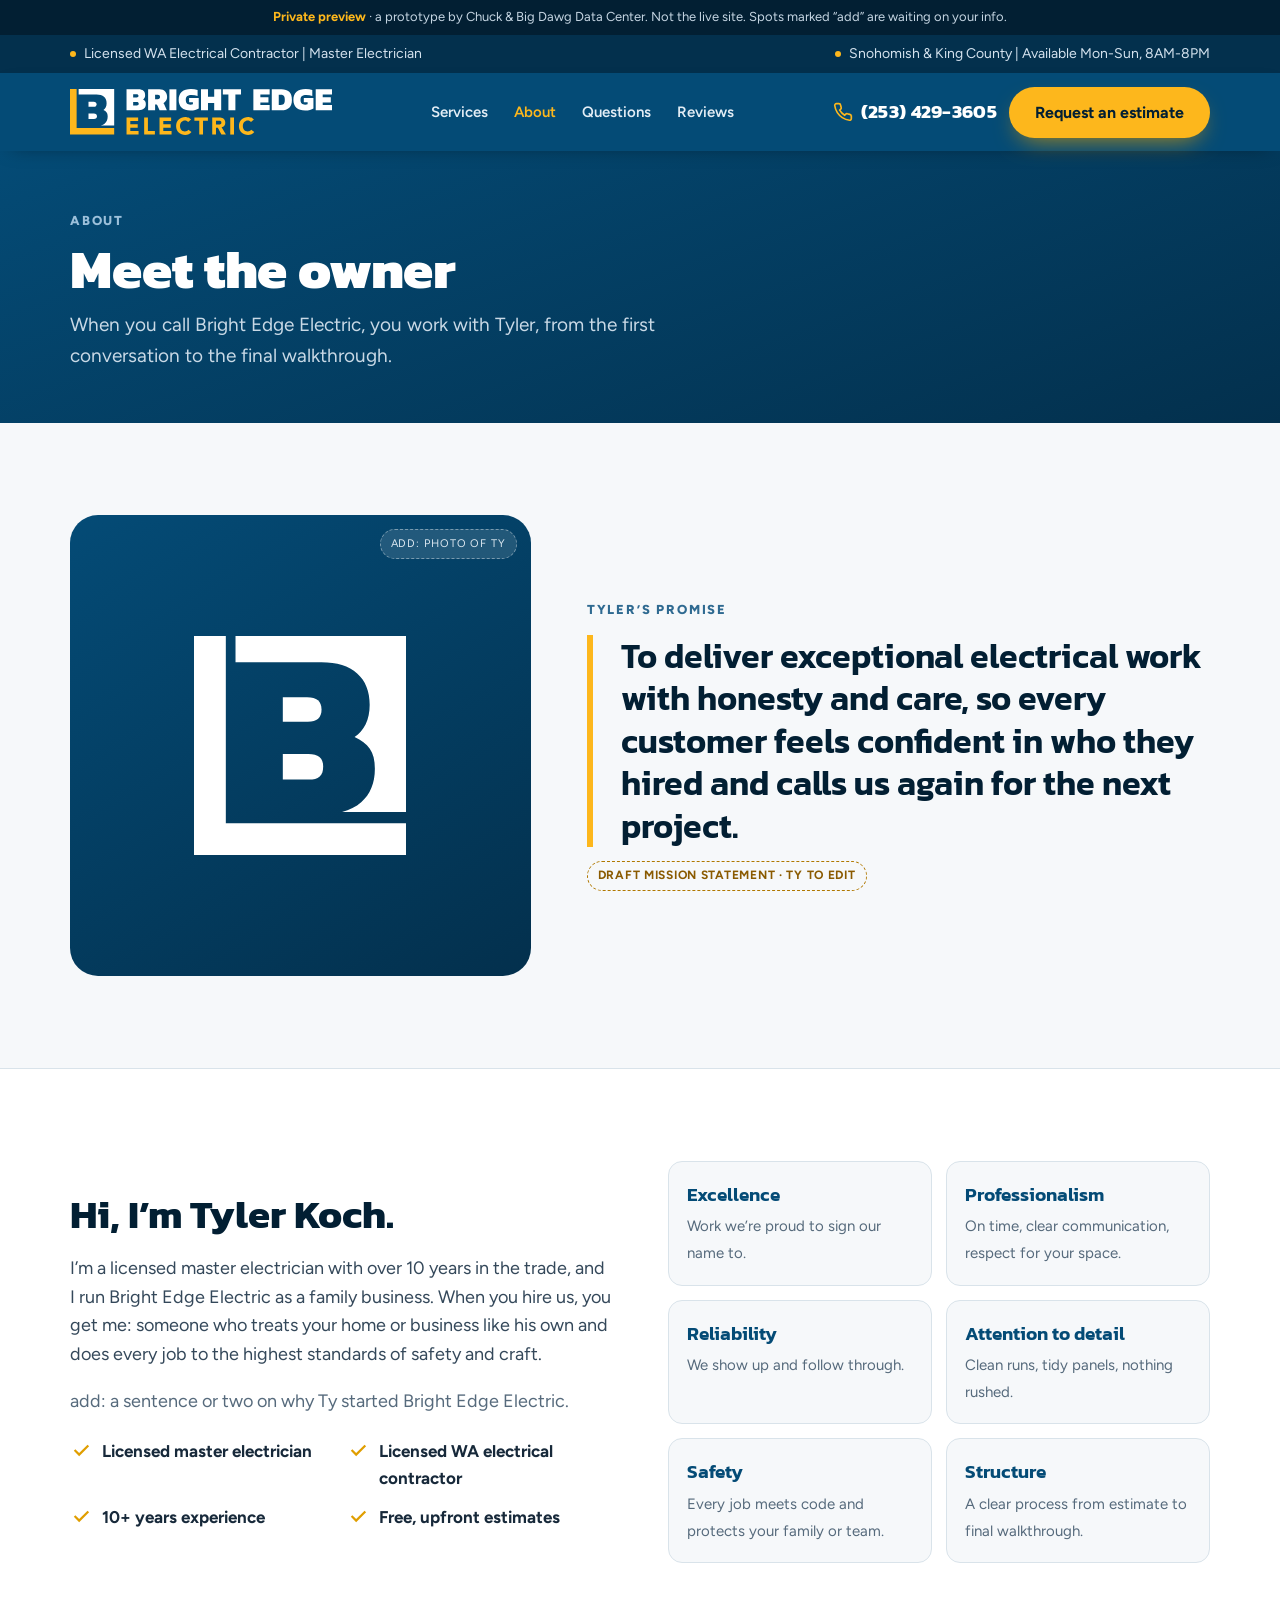
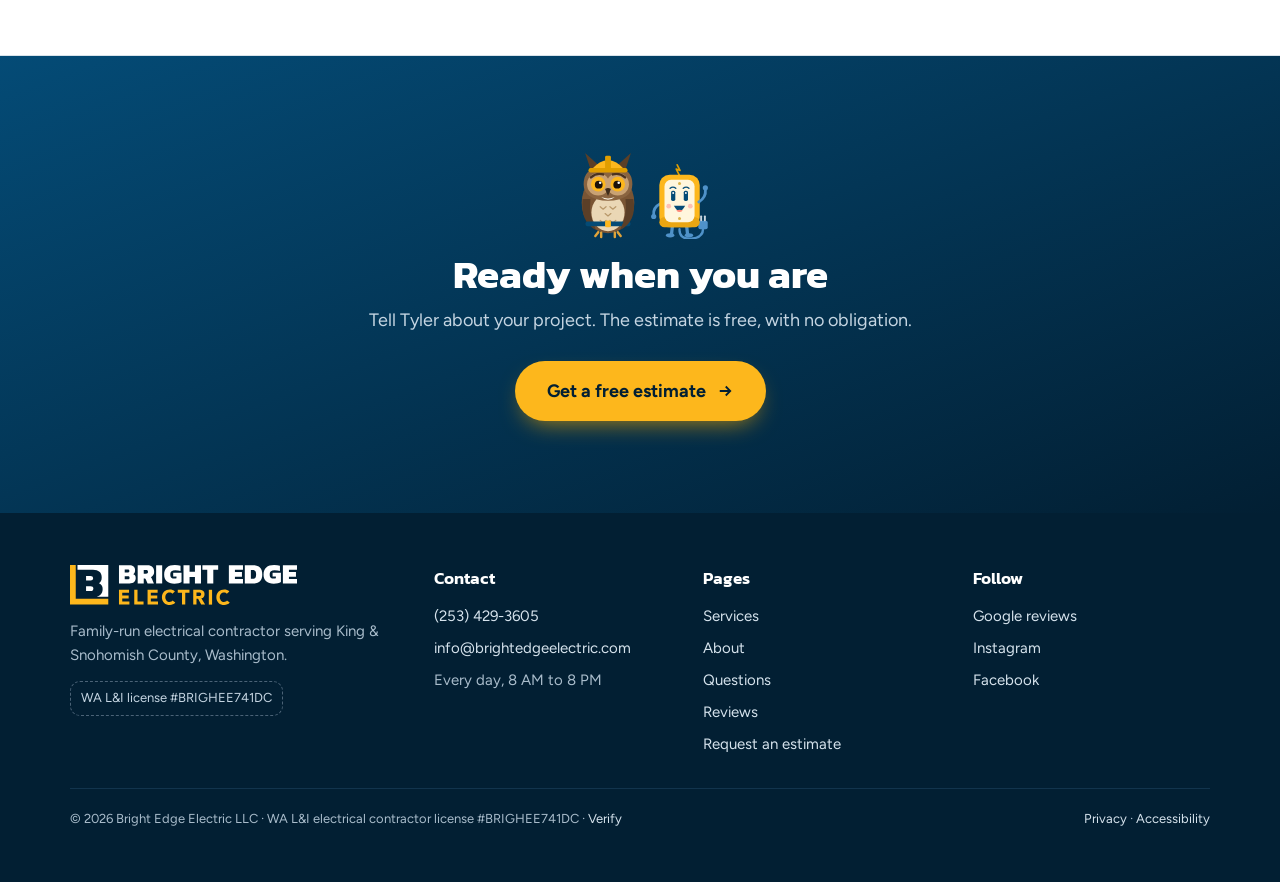
<file: about.html>
<!doctype html>
<html lang="en">
<head>
<meta charset="utf-8">
<meta name="viewport" content="width=device-width, initial-scale=1, viewport-fit=cover">
<title>About Tyler | Bright Edge Electric</title>
<meta name="description" content="Meet Tyler Koch, the licensed master electrician who owns Bright Edge Electric, and the promise behind every job.">
<meta name="robots" content="noindex">
<meta name="color-scheme" content="light dark">
<meta name="theme-color" content="#044B76">
<link rel="icon" type="image/png" sizes="32x32" href="assets/icon-32.png">
<link rel="apple-touch-icon" href="assets/icon-180.png">
<link rel="preconnect" href="https://fonts.googleapis.com">
<link rel="preconnect" href="https://fonts.gstatic.com" crossorigin>
<link href="https://fonts.googleapis.com/css2?family=Kanit:wght@600;700;800&family=Figtree:wght@400;500;600;700;800;900&display=swap" rel="stylesheet">
<link rel="stylesheet" href="assets/site.css">
</head>
<body>

<div class="preview"><b>Private preview</b> · a prototype by Chuck &amp; Big Dawg Data Center. Not the live site. Spots marked “add” are waiting on your info.</div>

<div class="topbar"><div class="wrap">
  <span><i class="dot"></i> Licensed WA Electrical Contractor | Master Electrician</span>
  <span class="hide-sm"><i class="dot"></i> Snohomish &amp; King County | Available Mon-Sun, 8AM-8PM</span>
</div></div>

<header class="main"><div class="wrap">
  <a class="logo" href="index.html" aria-label="Bright Edge Electric home"><img src="assets/logo-horizontal-reverse.svg" alt="Bright Edge Electric"></a>
  <nav class="links" aria-label="Main"><a href="index.html#services">Services</a><a href="about.html" aria-current="page">About</a><a href="faq.html">Questions</a><a href="index.html#reviews">Reviews</a></nav>
  <div class="head-cta">
    <a class="phone" href="tel:+12534293605" aria-label="Call (253) 429-3605">
      <svg viewBox="0 0 24 24" fill="none" stroke="currentColor" stroke-width="2"><path d="M22 16.9v3a2 2 0 0 1-2.2 2 19.8 19.8 0 0 1-8.6-3.1 19.5 19.5 0 0 1-6-6A19.8 19.8 0 0 1 2.1 4.2 2 2 0 0 1 4.1 2h3a2 2 0 0 1 2 1.7c.1.9.4 1.8.7 2.7a2 2 0 0 1-.5 2.1L8 9.8a16 16 0 0 0 6 6l1.3-1.3a2 2 0 0 1 2.1-.4c.9.3 1.8.6 2.7.7a2 2 0 0 1 1.7 2z"/></svg>
      <span>(253) 429-3605</span></a>
    <a class="btn btn-gold" href="index.html#quote">Request an estimate</a>
  </div>
</div></header>
<nav class="mnav" aria-label="Pages"><div class="wrap"><a href="index.html#services">Services</a><a href="about.html" aria-current="page">About</a><a href="faq.html">Questions</a><a href="index.html#reviews">Reviews</a></div></nav>

<main id="top">
<section class="page-head"><div class="wrap">
  <div class="kicker">About</div>
  <h1>Meet the owner</h1>
  <p>When you call Bright Edge Electric, you work with Tyler, from the first conversation to the final walkthrough.</p>
</div></section>
<section class="about" id="about"><div class="wrap">
  <div class="portrait"><img src="assets/icon-white.svg" alt=""><span class="photo-note">add: photo of Ty</span></div>
  <div>
    <div class="kicker">Tyler’s promise</div>
    <p class="quote-big">To deliver exceptional electrical work with honesty and care, so every customer feels confident in who they hired and calls us again for the next project.</p>
    <span class="draft">Draft mission statement · Ty to edit</span>
  </div>
</div></section>

<section class="mission" id="mission"><div class="wrap">
  <div>
    <h2>Hi, I’m Tyler Koch.</h2>
    <p>I’m a licensed master electrician with over 10 years in the trade, and I run Bright Edge Electric as a family business. When you hire us, you get me: someone who treats your home or business like his own and does every job to the highest standards of safety and craft.</p>
    <p style="color:var(--muted)">add: a sentence or two on why Ty started Bright Edge Electric.</p>
    <ul class="checks">
      <li><svg viewBox="0 0 24 24" fill="none" stroke="currentColor" stroke-width="2.4"><path d="m5 12 5 5L20 7"/></svg>Licensed master electrician</li>
      <li><svg viewBox="0 0 24 24" fill="none" stroke="currentColor" stroke-width="2.4"><path d="m5 12 5 5L20 7"/></svg>Licensed WA electrical contractor</li>
      <li><svg viewBox="0 0 24 24" fill="none" stroke="currentColor" stroke-width="2.4"><path d="m5 12 5 5L20 7"/></svg>10+ years experience</li>
      <li><svg viewBox="0 0 24 24" fill="none" stroke="currentColor" stroke-width="2.4"><path d="m5 12 5 5L20 7"/></svg>Free, upfront estimates</li>
    </ul>
  </div>
  <div class="vgrid">
    <div class="v"><b>Excellence</b><span>Work we’re proud to sign our name to.</span></div>
    <div class="v"><b>Professionalism</b><span>On time, clear communication, respect for your space.</span></div>
    <div class="v"><b>Reliability</b><span>We show up and follow through.</span></div>
    <div class="v"><b>Attention to detail</b><span>Clean runs, tidy panels, nothing rushed.</span></div>
    <div class="v"><b>Safety</b><span>Every job meets code and protects your family or team.</span></div>
    <div class="v"><b>Structure</b><span>A clear process from estimate to final walkthrough.</span></div>
  </div>
</div></section>

<section class="cta-band"><div class="wrap">
  <div class="cta-duo"><a class="mascot" href="faq.html" aria-label="Questions? Watts has answers" title="Questions? Watts has answers"><img src="assets/owl.svg" alt=""></a><a class="mascot" href="index.html#quote" aria-label="Get a free estimate with Plugsy" title="Get a free estimate with Plugsy"><svg class="plugsy" viewBox="0 -14 132 160" aria-hidden="true"><path d="M65 126 Q64 148 90 146 Q116 144 115 124" fill="none" stroke="#4f92c9" stroke-width="5" stroke-linecap="round"/>
<rect x="105" y="108" width="20" height="18" rx="4" fill="#4f92c9"/><rect x="109" y="97" width="4" height="12" rx="1.5" fill="#c9d6e0"/><rect x="117" y="97" width="4" height="12" rx="1.5" fill="#c9d6e0"/>
<path d="M50 118 L48 136 M80 118 L82 136" stroke="#4f92c9" stroke-width="7" stroke-linecap="round"/>
<ellipse cx="45" cy="139" rx="9" ry="4.5" fill="#4f92c9"/><ellipse cx="85" cy="139" rx="9" ry="4.5" fill="#4f92c9"/>
<path d="M24 72 Q8 80 10 96" fill="none" stroke="#4f92c9" stroke-width="6" stroke-linecap="round"/><circle cx="10" cy="99" r="5.5" fill="#4f92c9"/>
<path d="M65 12 L58 -2 L66 1 L60 -11" fill="none" stroke="#e09e00" stroke-width="3.5" stroke-linecap="round" stroke-linejoin="round"/>
<rect x="22" y="10" width="86" height="112" rx="22" fill="#fdb71c"/>
<rect x="22" y="100" width="86" height="22" rx="11" fill="#eaa612"/>
<rect x="33" y="21" width="64" height="90" rx="14" fill="#fff6dd"/>
<circle cx="65" cy="29" r="3.2" fill="#d9b24a"/><circle cx="65" cy="103" r="3.2" fill="#d9b24a"/>
<path d="M45 39 q6 -5 12 0 M73 39 q6 -5 12 0" fill="none" stroke="#044b76" stroke-width="3" stroke-linecap="round"/>
<g class="plug-eyes"><rect x="47" y="44" width="9" height="22" rx="3.5" fill="#044b76"/><rect x="74" y="44" width="9" height="22" rx="3.5" fill="#044b76"/>
<circle cx="51.5" cy="49" r="2" fill="#fff"/><circle cx="78.5" cy="49" r="2" fill="#fff"/></g>
<circle cx="42" cy="77" r="5" fill="#ffb3a7" opacity=".8"/><circle cx="88" cy="77" r="5" fill="#ffb3a7" opacity=".8"/>
<path d="M53 76 Q65 98 77 76 Z" fill="#044b76"/><path d="M58 86 Q65 93 72 86 Q65 83 58 86 Z" fill="#ff8a7a"/>
<g class="plug-wave"><path d="M106 68 Q122 58 120 42" fill="none" stroke="#4f92c9" stroke-width="6" stroke-linecap="round"/><circle cx="120" cy="38" r="5.5" fill="#4f92c9"/></g></svg></a></div>
  <h2>Ready when you are</h2>
  <p>Tell Tyler about your project. The estimate is free, with no obligation.</p>
  <a class="btn btn-gold btn-big" href="index.html#quote">Get a free estimate <svg viewBox="0 0 24 24" fill="none" stroke="currentColor" stroke-width="2.4"><path d="M5 12h14M13 6l6 6-6 6"/></svg></a>
</div></section>
</main>

<footer><div class="wrap">
  <div><img src="assets/logo-horizontal-reverse.svg" alt="Bright Edge Electric" style="height:40px;width:auto">
    <p style="margin:14px 0 0">Family-run electrical contractor serving King &amp; Snohomish County, Washington.</p>
    <span class="lic">WA L&amp;I license #BRIGHEE741DC</span></div>
  <div><h4>Contact</h4><ul><li><a href="tel:+12534293605">(253) 429-3605</a></li><li><a href="mailto:info@brightedgeelectric.com">info@brightedgeelectric.com</a></li><li>Every day, 8 AM to 8 PM</li></ul></div>
  <div><h4>Pages</h4><ul><li><a href="index.html#services">Services</a></li><li><a href="about.html">About</a></li><li><a href="faq.html">Questions</a></li><li><a href="index.html#reviews">Reviews</a></li><li><a href="index.html#quote">Request an estimate</a></li></ul></div>
  <div><h4>Follow</h4><ul><li><a href="https://share.google/fxkkFDbRHWmGJxpIm" target="_blank" rel="noopener">Google reviews</a></li><li><a href="https://www.instagram.com/brightedgeelectric" target="_blank" rel="noopener">Instagram</a></li><li><a href="https://www.facebook.com/share/1AqopaQsct/" target="_blank" rel="noopener">Facebook</a></li></ul></div>
  <div class="legal"><span>© 2026 Bright Edge Electric LLC · WA L&amp;I electrical contractor license #BRIGHEE741DC · <a href="https://secure.lni.wa.gov/verify/" target="_blank" rel="noopener">Verify</a></span><span><a href="privacy.html">Privacy</a> · <a href="accessibility.html">Accessibility</a></span></div>
</div></footer>

<div class="callbar"><a class="btn btn-ghost" href="tel:+12534293605">📞 Call</a><a class="btn btn-ghost" href="sms:+12534293605">💬 Text</a><a class="btn btn-gold" href="index.html#quote">Free estimate</a></div>
<script src="assets/site.js" defer></script>
</body>
</html>
</file>
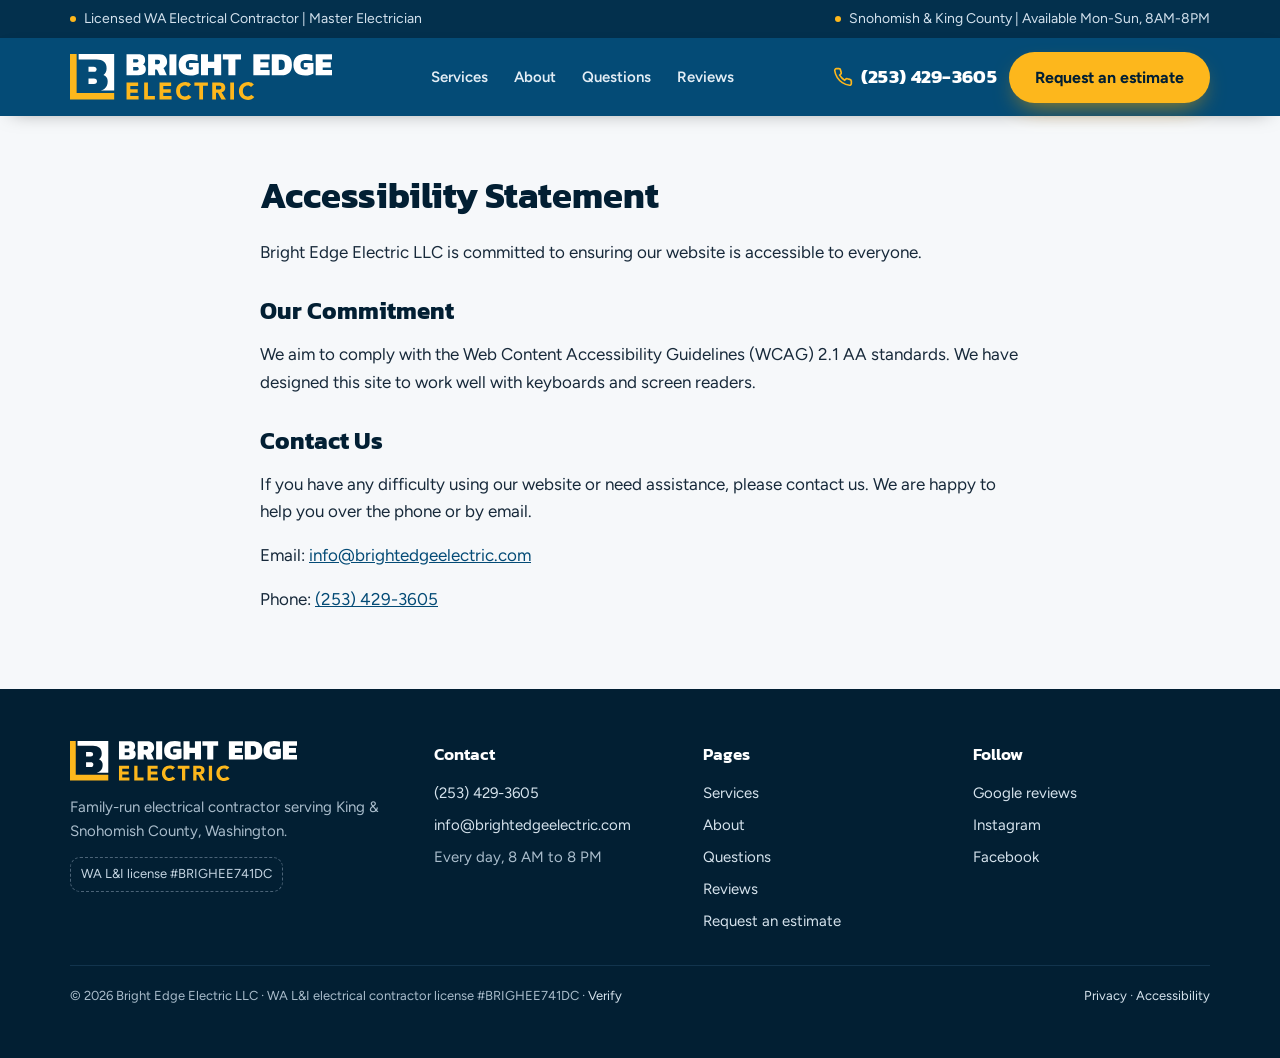
<file: accessibility.html>
<!doctype html>
<html lang="en">
<head>
<meta charset="utf-8">
<meta name="viewport" content="width=device-width, initial-scale=1, viewport-fit=cover">
<title>Accessibility Statement | Bright Edge Electric</title>
<meta name="description" content="Accessibility Statement for Bright Edge Electric LLC.">
<meta name="robots" content="noindex">
<meta name="color-scheme" content="light dark">
<meta name="theme-color" content="#044B76">
<link rel="icon" type="image/png" sizes="32x32" href="assets/icon-32.png">
<link rel="apple-touch-icon" href="assets/icon-180.png">
<link rel="preconnect" href="https://fonts.googleapis.com">
<link rel="preconnect" href="https://fonts.gstatic.com" crossorigin>
<link href="https://fonts.googleapis.com/css2?family=Kanit:wght@600;700;800&family=Figtree:wght@400;500;600;700;800;900&display=swap" rel="stylesheet">
<link rel="stylesheet" href="assets/site.css">
</head>
<body>

<div class="topbar"><div class="wrap">
  <span><i class="dot"></i> Licensed WA Electrical Contractor | Master Electrician</span>
  <span class="hide-sm"><i class="dot"></i> Snohomish &amp; King County | Available Mon-Sun, 8AM-8PM</span>
</div></div>

<header class="main"><div class="wrap">
  <a class="logo" href="index.html" aria-label="Bright Edge Electric home"><img src="assets/logo-horizontal-reverse.svg" alt="Bright Edge Electric"></a>
  <nav class="links" aria-label="Main"><a href="index.html#services">Services</a><a href="about.html">About</a><a href="faq.html">Questions</a><a href="index.html#reviews">Reviews</a></nav>
  <div class="head-cta">
    <a class="phone" href="tel:+12534293605" aria-label="Call (253) 429-3605">
      <svg viewBox="0 0 24 24" fill="none" stroke="currentColor" stroke-width="2"><path d="M22 16.9v3a2 2 0 0 1-2.2 2 19.8 19.8 0 0 1-8.6-3.1 19.5 19.5 0 0 1-6-6A19.8 19.8 0 0 1 2.1 4.2 2 2 0 0 1 4.1 2h3a2 2 0 0 1 2 1.7c.1.9.4 1.8.7 2.7a2 2 0 0 1-.5 2.1L8 9.8a16 16 0 0 0 6 6l1.3-1.3a2 2 0 0 1 2.1-.4c.9.3 1.8.6 2.7.7a2 2 0 0 1 1.7 2z"/></svg>
      <span>(253) 429-3605</span></a>
    <a class="btn btn-gold" href="index.html#quote">Request an estimate</a>
  </div>
</div></header>
<nav class="mnav" aria-label="Pages"><div class="wrap"><a href="index.html#services">Services</a><a href="about.html">About</a><a href="faq.html">Questions</a><a href="index.html#reviews">Reviews</a></div></nav>

<main class="content-page">
  <h1>Accessibility Statement</h1>

  <p>Bright Edge Electric LLC is committed to ensuring our website is accessible to everyone.</p>

  <h2>Our Commitment</h2>
  <p>We aim to comply with the Web Content Accessibility Guidelines (WCAG) 2.1 AA standards. We have designed this site to work well with keyboards and screen readers.</p>

  <h2>Contact Us</h2>
  <p>If you have any difficulty using our website or need assistance, please contact us. We are happy to help you over the phone or by email.</p>
  <p>Email: <a href="mailto:info@brightedgeelectric.com">info@brightedgeelectric.com</a></p>
  <p>Phone: <a href="tel:+12534293605">(253) 429-3605</a></p>
</main>

<footer><div class="wrap">
  <div><img src="assets/logo-horizontal-reverse.svg" alt="Bright Edge Electric" style="height:40px;width:auto">
    <p style="margin:14px 0 0">Family-run electrical contractor serving King &amp; Snohomish County, Washington.</p>
    <span class="lic">WA L&amp;I license #BRIGHEE741DC</span></div>
  <div><h4>Contact</h4><ul><li><a href="tel:+12534293605">(253) 429-3605</a></li><li><a href="mailto:info@brightedgeelectric.com">info@brightedgeelectric.com</a></li><li>Every day, 8 AM to 8 PM</li></ul></div>
  <div><h4>Pages</h4><ul><li><a href="index.html#services">Services</a></li><li><a href="about.html">About</a></li><li><a href="faq.html">Questions</a></li><li><a href="index.html#reviews">Reviews</a></li><li><a href="index.html#quote">Request an estimate</a></li></ul></div>
  <div><h4>Follow</h4><ul><li><a href="https://share.google/fxkkFDbRHWmGJxpIm" target="_blank" rel="noopener">Google reviews</a></li><li><a href="https://www.instagram.com/brightedgeelectric" target="_blank" rel="noopener">Instagram</a></li><li><a href="https://www.facebook.com/share/1AqopaQsct/" target="_blank" rel="noopener">Facebook</a></li></ul></div>
  <div class="legal"><span>© 2026 Bright Edge Electric LLC · WA L&amp;I electrical contractor license #BRIGHEE741DC · <a href="https://secure.lni.wa.gov/verify/" target="_blank" rel="noopener">Verify</a></span><span><a href="privacy.html">Privacy</a> · <a href="accessibility.html">Accessibility</a></span></div>
</div></footer>

<div class="callbar"><a class="btn btn-ghost" href="tel:+12534293605">📞 Call</a><a class="btn btn-ghost" href="sms:+12534293605">💬 Text</a><a class="btn btn-gold" href="index.html#quote">Free estimate</a></div>
<script src="assets/site.js" defer></script>
</body>
</html>
</file>
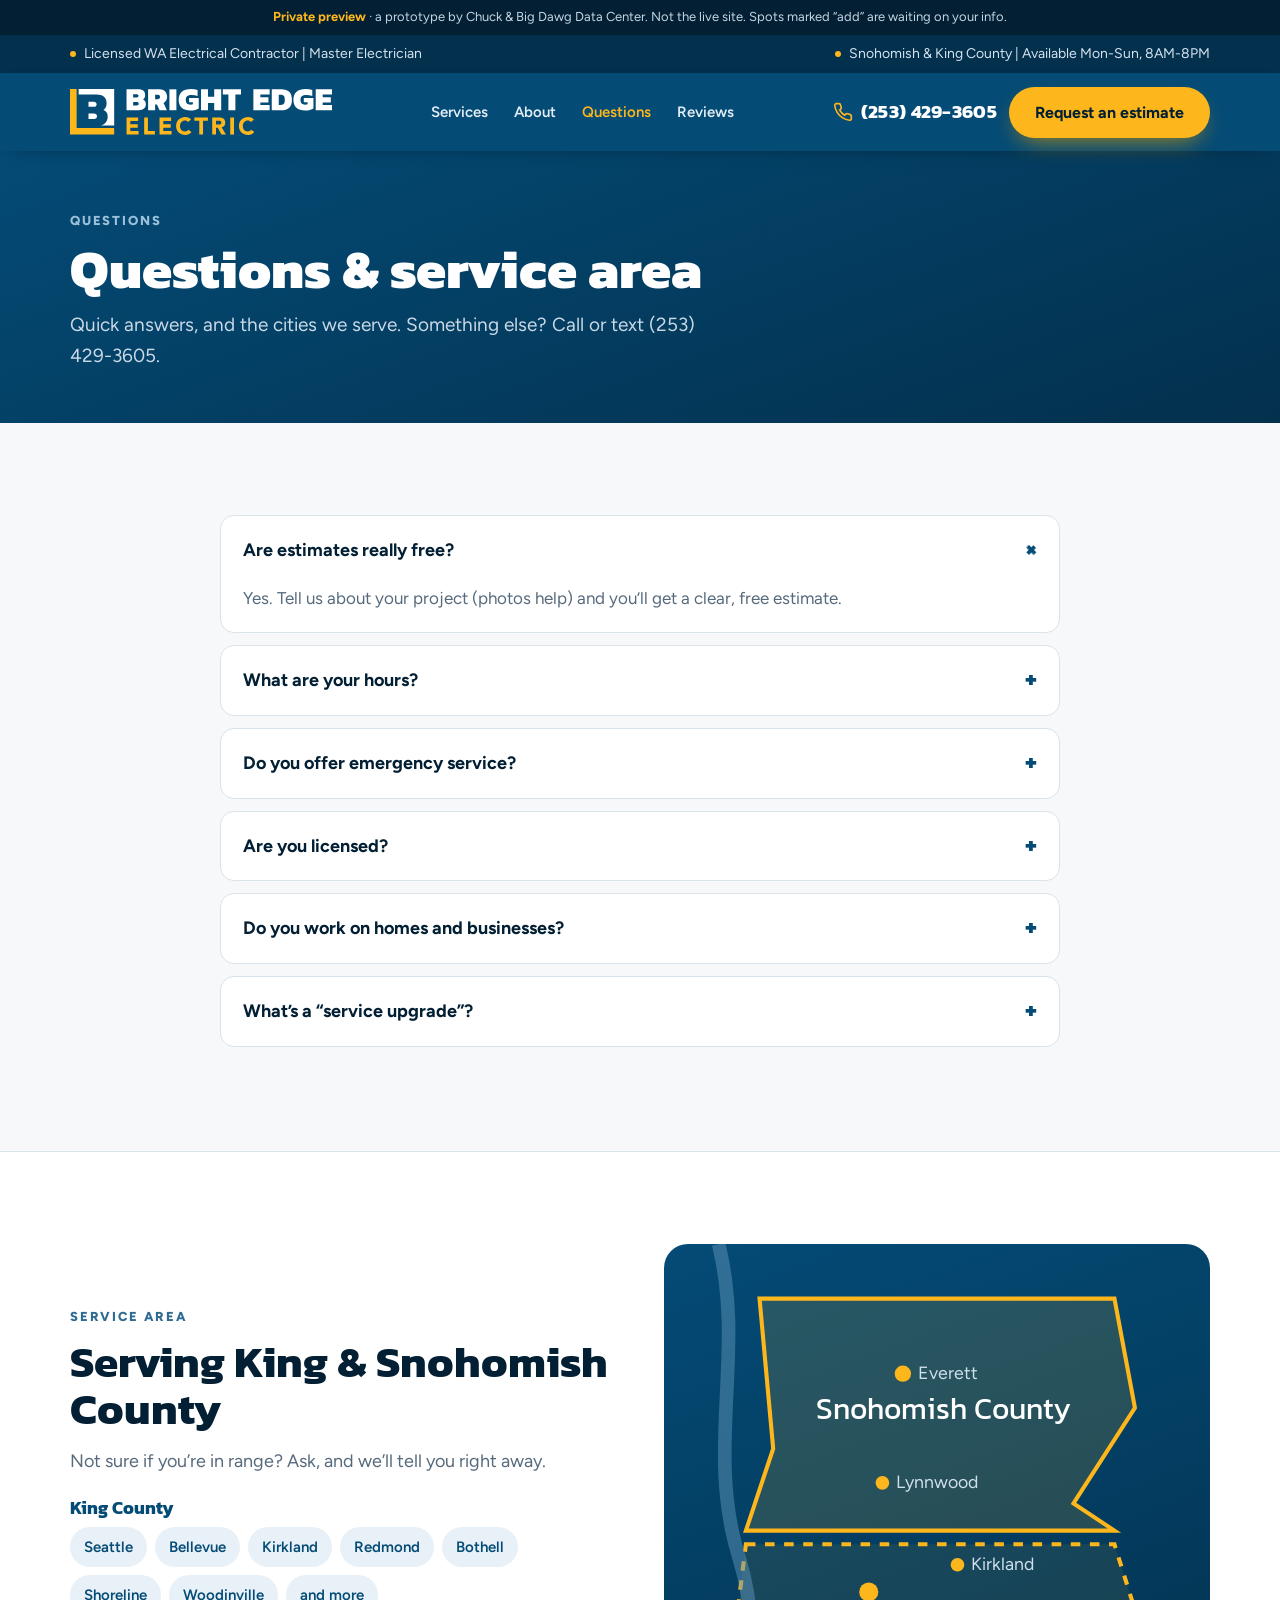
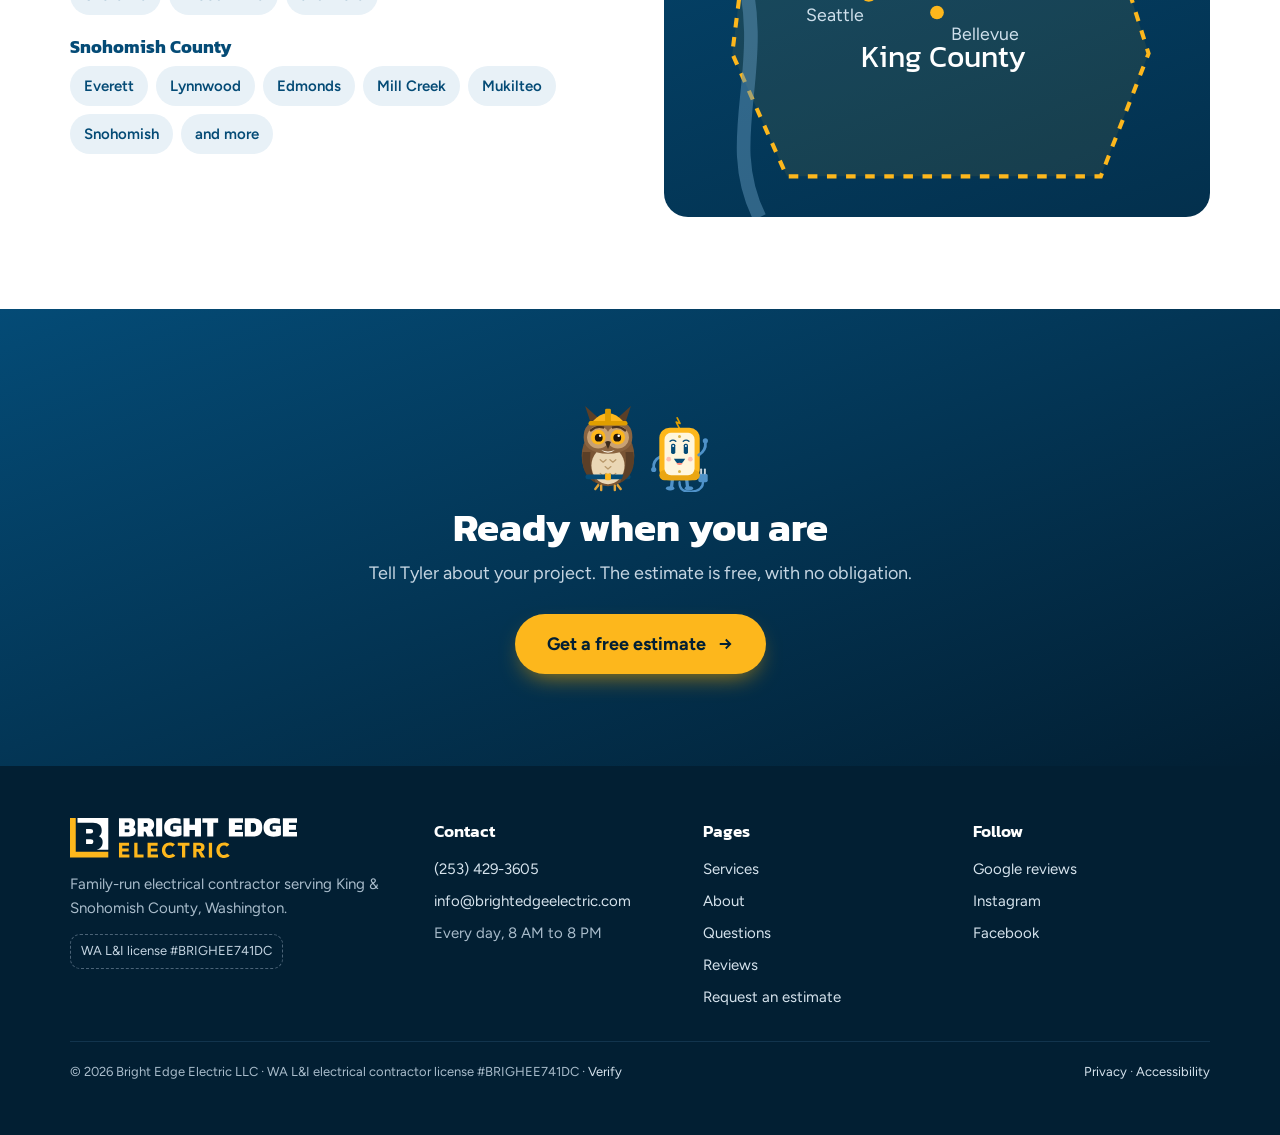
<file: faq.html>
<!doctype html>
<html lang="en">
<head>
<meta charset="utf-8">
<meta name="viewport" content="width=device-width, initial-scale=1, viewport-fit=cover">
<title>Questions &amp; Service Area | Bright Edge Electric</title>
<meta name="description" content="Answers about estimates, hours, licensing and emergencies, plus the King and Snohomish County cities Bright Edge Electric serves.">
<meta name="robots" content="noindex">
<meta name="color-scheme" content="light dark">
<meta name="theme-color" content="#044B76">
<link rel="icon" type="image/png" sizes="32x32" href="assets/icon-32.png">
<link rel="apple-touch-icon" href="assets/icon-180.png">
<link rel="preconnect" href="https://fonts.googleapis.com">
<link rel="preconnect" href="https://fonts.gstatic.com" crossorigin>
<link href="https://fonts.googleapis.com/css2?family=Kanit:wght@600;700;800&family=Figtree:wght@400;500;600;700;800;900&display=swap" rel="stylesheet">
<link rel="stylesheet" href="assets/site.css">
</head>
<body>

<div class="preview"><b>Private preview</b> · a prototype by Chuck &amp; Big Dawg Data Center. Not the live site. Spots marked “add” are waiting on your info.</div>

<div class="topbar"><div class="wrap">
  <span><i class="dot"></i> Licensed WA Electrical Contractor | Master Electrician</span>
  <span class="hide-sm"><i class="dot"></i> Snohomish &amp; King County | Available Mon-Sun, 8AM-8PM</span>
</div></div>

<header class="main"><div class="wrap">
  <a class="logo" href="index.html" aria-label="Bright Edge Electric home"><img src="assets/logo-horizontal-reverse.svg" alt="Bright Edge Electric"></a>
  <nav class="links" aria-label="Main"><a href="index.html#services">Services</a><a href="about.html">About</a><a href="faq.html" aria-current="page">Questions</a><a href="index.html#reviews">Reviews</a></nav>
  <div class="head-cta">
    <a class="phone" href="tel:+12534293605" aria-label="Call (253) 429-3605">
      <svg viewBox="0 0 24 24" fill="none" stroke="currentColor" stroke-width="2"><path d="M22 16.9v3a2 2 0 0 1-2.2 2 19.8 19.8 0 0 1-8.6-3.1 19.5 19.5 0 0 1-6-6A19.8 19.8 0 0 1 2.1 4.2 2 2 0 0 1 4.1 2h3a2 2 0 0 1 2 1.7c.1.9.4 1.8.7 2.7a2 2 0 0 1-.5 2.1L8 9.8a16 16 0 0 0 6 6l1.3-1.3a2 2 0 0 1 2.1-.4c.9.3 1.8.6 2.7.7a2 2 0 0 1 1.7 2z"/></svg>
      <span>(253) 429-3605</span></a>
    <a class="btn btn-gold" href="index.html#quote">Request an estimate</a>
  </div>
</div></header>
<nav class="mnav" aria-label="Pages"><div class="wrap"><a href="index.html#services">Services</a><a href="about.html">About</a><a href="faq.html" aria-current="page">Questions</a><a href="index.html#reviews">Reviews</a></div></nav>

<main id="top">
<section class="page-head"><div class="wrap">
  <div class="kicker">Questions</div>
  <h1>Questions &amp; service area</h1>
  <p>Quick answers, and the cities we serve. Something else? Call or text (253) 429-3605.</p>
</div></section>
<section id="faq"><div class="wrap">
  <div class="faq">
    <details open><summary>Are estimates really free?</summary><p>Yes. Tell us about your project (photos help) and you’ll get a clear, free estimate.</p></details>
    <details><summary>What are your hours?</summary><p>We’re available Monday through Sunday, 8 AM to 8 PM.</p></details>
    <details><summary>Do you offer emergency service?</summary><p>Not at this time. For a power outage, contact your utility; if there’s smoke, sparks or any immediate danger, call 911 first.</p></details>
    <details><summary>Are you licensed?</summary><p>Yes. Bright Edge Electric LLC is a licensed Washington electrical contractor (WA L&amp;I license #BRIGHEE741DC), and the owner is a licensed master electrician. You can check any contractor’s license on the <a href="https://secure.lni.wa.gov/verify/" target="_blank" rel="noopener">WA L&amp;I Verify tool</a>. (add: liability insurance amount)</p></details>
    <details><summary>Do you work on homes and businesses?</summary><p>Both: single-family homes and small commercial businesses across King and Snohomish County.</p></details>
    <details><summary>What’s a “service upgrade”?</summary><p>It means increasing the electrical capacity supplying power to your building, often needed when adding large new loads.</p></details>
  </div>
</div></section>

<section class="area" id="area"><div class="wrap">
  <div>
    <div class="kicker">Service area</div>
    <h2 style="font-size:clamp(30px,4vw,44px);margin:10px 0 14px">Serving King &amp; Snohomish County</h2>
    <p style="color:var(--muted);font-size:18px;margin:0">Not sure if you’re in range? Ask, and we’ll tell you right away.</p>
    <div class="county"><h3>King County</h3><div class="chips"><span class="chip">Seattle</span><span class="chip">Bellevue</span><span class="chip">Kirkland</span><span class="chip">Redmond</span><span class="chip">Bothell</span><span class="chip">Shoreline</span><span class="chip">Woodinville</span><span class="chip">and more</span></div></div>
    <div class="county"><h3>Snohomish County</h3><div class="chips"><span class="chip">Everett</span><span class="chip">Lynnwood</span><span class="chip">Edmonds</span><span class="chip">Mill Creek</span><span class="chip">Mukilteo</span><span class="chip">Snohomish</span><span class="chip">and more</span></div></div>
  </div>
  <div class="map" aria-hidden="true">
    <svg viewBox="0 0 400 420">
      <g fill="none" stroke-width="3">
        <path d="M70 40 L330 40 L345 120 L300 190 L330 210 L60 210 L80 150 Z" fill="rgba(253,183,28,.14)" stroke="#fdb71c"/>
        <path d="M60 220 L330 220 L355 300 L320 390 L90 390 L50 300 Z" fill="rgba(253,183,28,.08)" stroke="#fdb71c" stroke-dasharray="7 7"/>
      </g>
      <path d="M40 0 C60 80 30 150 55 230 S40 360 70 420" fill="none" stroke="#5f93b8" stroke-opacity=".5" stroke-width="10"/>
      <g fill="#fff" font-family="Kanit,sans-serif" text-anchor="middle">
        <text x="205" y="128" font-size="22">Snohomish County</text>
        <text x="205" y="310" font-size="22">King County</text>
      </g>
      <g fill="#fdb71c"><circle cx="175" cy="95" r="6"/><circle cx="160" cy="175" r="5"/><circle cx="150" cy="255" r="7"/><circle cx="200" cy="270" r="5"/><circle cx="215" cy="235" r="5"/></g>
      <g fill="#cfe0ec" font-family="Figtree,sans-serif" font-size="13"><text x="186" y="99">Everett</text><text x="170" y="179">Lynnwood</text><text x="104" y="276">Seattle</text><text x="210" y="290">Bellevue</text><text x="225" y="239">Kirkland</text></g>
    </svg>
  </div>
</div></section>

<section class="cta-band"><div class="wrap">
  <div class="cta-duo"><a class="mascot" href="#top" aria-label="Questions? Watts has answers" title="Questions? Watts has answers"><img src="assets/owl.svg" alt=""></a><a class="mascot" href="index.html#quote" aria-label="Get a free estimate with Plugsy" title="Get a free estimate with Plugsy"><svg class="plugsy" viewBox="0 -14 132 160" aria-hidden="true"><path d="M65 126 Q64 148 90 146 Q116 144 115 124" fill="none" stroke="#4f92c9" stroke-width="5" stroke-linecap="round"/>
<rect x="105" y="108" width="20" height="18" rx="4" fill="#4f92c9"/><rect x="109" y="97" width="4" height="12" rx="1.5" fill="#c9d6e0"/><rect x="117" y="97" width="4" height="12" rx="1.5" fill="#c9d6e0"/>
<path d="M50 118 L48 136 M80 118 L82 136" stroke="#4f92c9" stroke-width="7" stroke-linecap="round"/>
<ellipse cx="45" cy="139" rx="9" ry="4.5" fill="#4f92c9"/><ellipse cx="85" cy="139" rx="9" ry="4.5" fill="#4f92c9"/>
<path d="M24 72 Q8 80 10 96" fill="none" stroke="#4f92c9" stroke-width="6" stroke-linecap="round"/><circle cx="10" cy="99" r="5.5" fill="#4f92c9"/>
<path d="M65 12 L58 -2 L66 1 L60 -11" fill="none" stroke="#e09e00" stroke-width="3.5" stroke-linecap="round" stroke-linejoin="round"/>
<rect x="22" y="10" width="86" height="112" rx="22" fill="#fdb71c"/>
<rect x="22" y="100" width="86" height="22" rx="11" fill="#eaa612"/>
<rect x="33" y="21" width="64" height="90" rx="14" fill="#fff6dd"/>
<circle cx="65" cy="29" r="3.2" fill="#d9b24a"/><circle cx="65" cy="103" r="3.2" fill="#d9b24a"/>
<path d="M45 39 q6 -5 12 0 M73 39 q6 -5 12 0" fill="none" stroke="#044b76" stroke-width="3" stroke-linecap="round"/>
<g class="plug-eyes"><rect x="47" y="44" width="9" height="22" rx="3.5" fill="#044b76"/><rect x="74" y="44" width="9" height="22" rx="3.5" fill="#044b76"/>
<circle cx="51.5" cy="49" r="2" fill="#fff"/><circle cx="78.5" cy="49" r="2" fill="#fff"/></g>
<circle cx="42" cy="77" r="5" fill="#ffb3a7" opacity=".8"/><circle cx="88" cy="77" r="5" fill="#ffb3a7" opacity=".8"/>
<path d="M53 76 Q65 98 77 76 Z" fill="#044b76"/><path d="M58 86 Q65 93 72 86 Q65 83 58 86 Z" fill="#ff8a7a"/>
<g class="plug-wave"><path d="M106 68 Q122 58 120 42" fill="none" stroke="#4f92c9" stroke-width="6" stroke-linecap="round"/><circle cx="120" cy="38" r="5.5" fill="#4f92c9"/></g></svg></a></div>
  <h2>Ready when you are</h2>
  <p>Tell Tyler about your project. The estimate is free, with no obligation.</p>
  <a class="btn btn-gold btn-big" href="index.html#quote">Get a free estimate <svg viewBox="0 0 24 24" fill="none" stroke="currentColor" stroke-width="2.4"><path d="M5 12h14M13 6l6 6-6 6"/></svg></a>
</div></section>
</main>

<footer><div class="wrap">
  <div><img src="assets/logo-horizontal-reverse.svg" alt="Bright Edge Electric" style="height:40px;width:auto">
    <p style="margin:14px 0 0">Family-run electrical contractor serving King &amp; Snohomish County, Washington.</p>
    <span class="lic">WA L&amp;I license #BRIGHEE741DC</span></div>
  <div><h4>Contact</h4><ul><li><a href="tel:+12534293605">(253) 429-3605</a></li><li><a href="mailto:info@brightedgeelectric.com">info@brightedgeelectric.com</a></li><li>Every day, 8 AM to 8 PM</li></ul></div>
  <div><h4>Pages</h4><ul><li><a href="index.html#services">Services</a></li><li><a href="about.html">About</a></li><li><a href="faq.html">Questions</a></li><li><a href="index.html#reviews">Reviews</a></li><li><a href="index.html#quote">Request an estimate</a></li></ul></div>
  <div><h4>Follow</h4><ul><li><a href="https://share.google/fxkkFDbRHWmGJxpIm" target="_blank" rel="noopener">Google reviews</a></li><li><a href="https://www.instagram.com/brightedgeelectric" target="_blank" rel="noopener">Instagram</a></li><li><a href="https://www.facebook.com/share/1AqopaQsct/" target="_blank" rel="noopener">Facebook</a></li></ul></div>
  <div class="legal"><span>© 2026 Bright Edge Electric LLC · WA L&amp;I electrical contractor license #BRIGHEE741DC · <a href="https://secure.lni.wa.gov/verify/" target="_blank" rel="noopener">Verify</a></span><span><a href="privacy.html">Privacy</a> · <a href="accessibility.html">Accessibility</a></span></div>
</div></footer>

<div class="callbar"><a class="btn btn-ghost" href="tel:+12534293605">📞 Call</a><a class="btn btn-ghost" href="sms:+12534293605">💬 Text</a><a class="btn btn-gold" href="index.html#quote">Free estimate</a></div>
<script src="assets/site.js" defer></script>
</body>
</html>
</file>
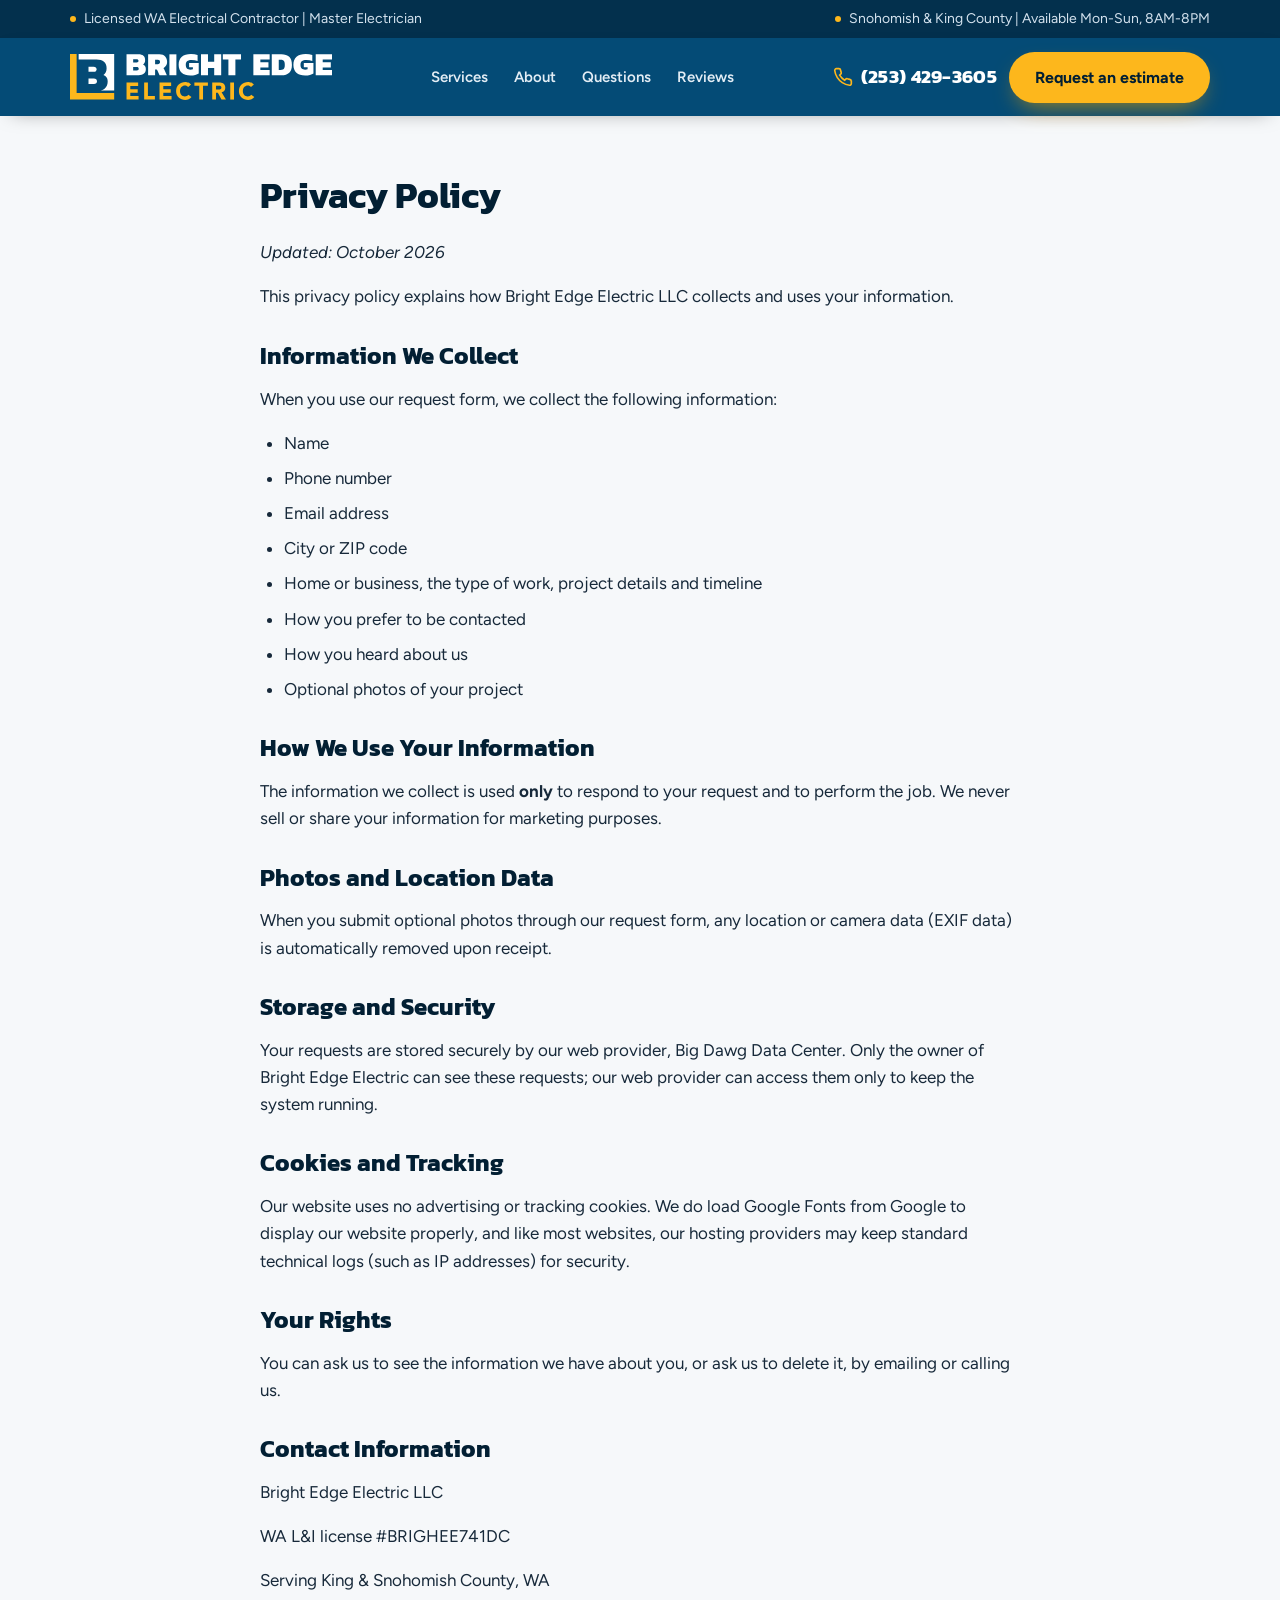
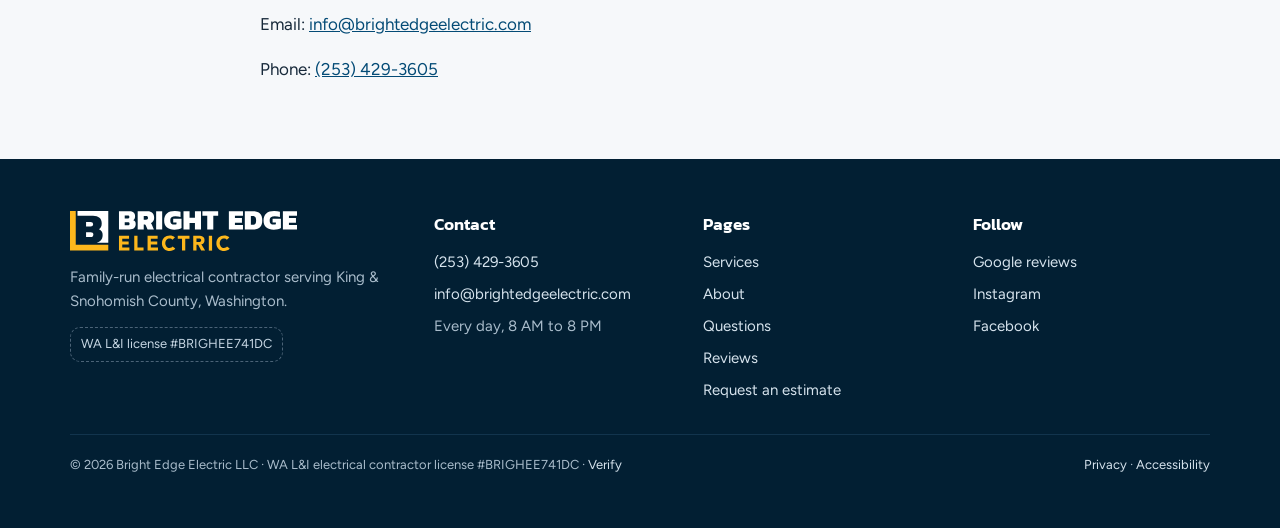
<file: privacy.html>
<!doctype html>
<html lang="en">
<head>
<meta charset="utf-8">
<meta name="viewport" content="width=device-width, initial-scale=1, viewport-fit=cover">
<title>Privacy Policy | Bright Edge Electric</title>
<meta name="description" content="Privacy Policy for Bright Edge Electric LLC.">
<meta name="robots" content="noindex">
<meta name="color-scheme" content="light dark">
<meta name="theme-color" content="#044B76">
<link rel="icon" type="image/png" sizes="32x32" href="assets/icon-32.png">
<link rel="apple-touch-icon" href="assets/icon-180.png">
<link rel="preconnect" href="https://fonts.googleapis.com">
<link rel="preconnect" href="https://fonts.gstatic.com" crossorigin>
<link href="https://fonts.googleapis.com/css2?family=Kanit:wght@600;700;800&family=Figtree:wght@400;500;600;700;800;900&display=swap" rel="stylesheet">
<link rel="stylesheet" href="assets/site.css">
</head>
<body>

<div class="topbar"><div class="wrap">
  <span><i class="dot"></i> Licensed WA Electrical Contractor | Master Electrician</span>
  <span class="hide-sm"><i class="dot"></i> Snohomish &amp; King County | Available Mon-Sun, 8AM-8PM</span>
</div></div>

<header class="main"><div class="wrap">
  <a class="logo" href="index.html" aria-label="Bright Edge Electric home"><img src="assets/logo-horizontal-reverse.svg" alt="Bright Edge Electric"></a>
  <nav class="links" aria-label="Main"><a href="index.html#services">Services</a><a href="about.html">About</a><a href="faq.html">Questions</a><a href="index.html#reviews">Reviews</a></nav>
  <div class="head-cta">
    <a class="phone" href="tel:+12534293605" aria-label="Call (253) 429-3605">
      <svg viewBox="0 0 24 24" fill="none" stroke="currentColor" stroke-width="2"><path d="M22 16.9v3a2 2 0 0 1-2.2 2 19.8 19.8 0 0 1-8.6-3.1 19.5 19.5 0 0 1-6-6A19.8 19.8 0 0 1 2.1 4.2 2 2 0 0 1 4.1 2h3a2 2 0 0 1 2 1.7c.1.9.4 1.8.7 2.7a2 2 0 0 1-.5 2.1L8 9.8a16 16 0 0 0 6 6l1.3-1.3a2 2 0 0 1 2.1-.4c.9.3 1.8.6 2.7.7a2 2 0 0 1 1.7 2z"/></svg>
      <span>(253) 429-3605</span></a>
    <a class="btn btn-gold" href="index.html#quote">Request an estimate</a>
  </div>
</div></header>
<nav class="mnav" aria-label="Pages"><div class="wrap"><a href="index.html#services">Services</a><a href="about.html">About</a><a href="faq.html">Questions</a><a href="index.html#reviews">Reviews</a></div></nav>

<main class="content-page">
  <h1>Privacy Policy</h1>
  <p class="update-line">Updated: October 2026</p>

  <p>This privacy policy explains how Bright Edge Electric LLC collects and uses your information.</p>

  <h2>Information We Collect</h2>
  <p>When you use our request form, we collect the following information:</p>
  <ul>
    <li>Name</li>
    <li>Phone number</li>
    <li>Email address</li>
    <li>City or ZIP code</li>
    <li>Home or business, the type of work, project details and timeline</li>
            <li>How you prefer to be contacted</li>
    <li>How you heard about us</li>
    <li>Optional photos of your project</li>
  </ul>

  <h2>How We Use Your Information</h2>
  <p>The information we collect is used <strong>only</strong> to respond to your request and to perform the job. We never sell or share your information for marketing purposes.</p>

  <h2>Photos and Location Data</h2>
  <p>When you submit optional photos through our request form, any location or camera data (EXIF data) is automatically removed upon receipt.</p>

  <h2>Storage and Security</h2>
  <p>Your requests are stored securely by our web provider, Big Dawg Data Center. Only the owner of Bright Edge Electric can see these requests; our web provider can access them only to keep the system running.</p>

  <h2>Cookies and Tracking</h2>
  <p>Our website uses no advertising or tracking cookies. We do load Google Fonts from Google to display our website properly, and like most websites, our hosting providers may keep standard technical logs (such as IP addresses) for security.</p>

  <h2>Your Rights</h2>
  <p>You can ask us to see the information we have about you, or ask us to delete it, by emailing or calling us.</p>

  <h2>Contact Information</h2>
  <p>Bright Edge Electric LLC</p>
  <p>WA L&amp;I license #BRIGHEE741DC</p>
  <p>Serving King &amp; Snohomish County, WA</p>
  <p>Email: <a href="mailto:info@brightedgeelectric.com">info@brightedgeelectric.com</a></p>
  <p>Phone: <a href="tel:+12534293605">(253) 429-3605</a></p>
</main>

<footer><div class="wrap">
  <div><img src="assets/logo-horizontal-reverse.svg" alt="Bright Edge Electric" style="height:40px;width:auto">
    <p style="margin:14px 0 0">Family-run electrical contractor serving King &amp; Snohomish County, Washington.</p>
    <span class="lic">WA L&amp;I license #BRIGHEE741DC</span></div>
  <div><h4>Contact</h4><ul><li><a href="tel:+12534293605">(253) 429-3605</a></li><li><a href="mailto:info@brightedgeelectric.com">info@brightedgeelectric.com</a></li><li>Every day, 8 AM to 8 PM</li></ul></div>
  <div><h4>Pages</h4><ul><li><a href="index.html#services">Services</a></li><li><a href="about.html">About</a></li><li><a href="faq.html">Questions</a></li><li><a href="index.html#reviews">Reviews</a></li><li><a href="index.html#quote">Request an estimate</a></li></ul></div>
  <div><h4>Follow</h4><ul><li><a href="https://share.google/fxkkFDbRHWmGJxpIm" target="_blank" rel="noopener">Google reviews</a></li><li><a href="https://www.instagram.com/brightedgeelectric" target="_blank" rel="noopener">Instagram</a></li><li><a href="https://www.facebook.com/share/1AqopaQsct/" target="_blank" rel="noopener">Facebook</a></li></ul></div>
  <div class="legal"><span>© 2026 Bright Edge Electric LLC · WA L&amp;I electrical contractor license #BRIGHEE741DC · <a href="https://secure.lni.wa.gov/verify/" target="_blank" rel="noopener">Verify</a></span><span><a href="privacy.html">Privacy</a> · <a href="accessibility.html">Accessibility</a></span></div>
</div></footer>

<div class="callbar"><a class="btn btn-ghost" href="tel:+12534293605">📞 Call</a><a class="btn btn-ghost" href="sms:+12534293605">💬 Text</a><a class="btn btn-gold" href="index.html#quote">Free estimate</a></div>
<script src="assets/site.js" defer></script>
</body>
</html>
</file>
<file: assets/site.css>
:root{
  --navy:#044b76; --navy-deep:#03304d; --ink:#021f33; --steel:#2f6a91; --sky:#e8f1f7;
  --gold:#fdb71c; --gold-deep:#e09e00; --paper:#f6f8fa; --line:#d9e3ea; --text:#17293a; --muted:#566a7c;
  --card:#fff; --heading:var(--ink); --link:var(--navy); --text2:#34485a;
  --err-bg:#fde8e6; --err:#9b2c1f; --draft:#8a5a00; --draft-line:#b07800;
  --radius:18px; --shadow:0 18px 40px -18px rgba(3,48,77,.35);
}
*{box-sizing:border-box}
html{scroll-behavior:smooth}
body{margin:0;background:var(--paper);color:var(--text);font:17px/1.6 Figtree,system-ui,sans-serif;-webkit-font-smoothing:antialiased}
h1,h2,h3{font-family:Kanit,Figtree,sans-serif;line-height:1.08;margin:0;color:var(--heading)}
a{color:inherit}
img{max-width:100%;display:block}
.wrap{max-width:1180px;margin:0 auto;padding:0 20px}
.btn{display:inline-flex;align-items:center;gap:10px;font:700 16px Figtree,sans-serif;text-decoration:none;border-radius:999px;white-space:nowrap;
  padding:14px 24px;border:2px solid transparent;cursor:pointer;transition:transform .15s,box-shadow .15s,background .15s}
.btn:hover{transform:translateY(-2px)}
.btn-gold{background:var(--gold);color:var(--ink);box-shadow:0 10px 24px -10px rgba(224,158,0,.85)}
.btn-gold:hover{background:#ffc94d}
.btn-ghost{border-color:rgba(255,255,255,.55);color:#fff}
.btn-ghost:hover{background:rgba(255,255,255,.1)}
.btn-line{border-color:var(--line);color:var(--link);background:var(--card)}
.btn svg{width:18px;height:18px}

.preview{background:var(--ink);color:#c5d5e2;font-size:13px;text-align:center;padding:7px 12px}
.preview b{color:var(--gold)}

/* Header */
.topbar{background:var(--navy-deep);color:#d4e2ee;font-size:14px}
.topbar .wrap{display:flex;justify-content:space-between;gap:12px;padding-top:8px;padding-bottom:8px;flex-wrap:wrap}
.topbar span{display:inline-flex;gap:8px;align-items:center}
.topbar .dot{width:6px;height:6px;border-radius:50%;background:var(--gold)}
header.main{position:sticky;top:0;z-index:40;background:var(--navy);box-shadow:0 6px 20px -12px rgba(0,0,0,.5)}
header.main .wrap{display:flex;align-items:center;justify-content:space-between;gap:16px;height:78px}
.logo img{height:46px;width:auto}
nav.links{display:flex;gap:26px}
nav.links a{color:#e3edf5;text-decoration:none;font-weight:600;font-size:15px;white-space:nowrap}
nav.links a:hover{color:var(--gold)}
.head-cta{display:flex;gap:12px;align-items:center}
.phone{color:#fff;text-decoration:none;font-weight:700;font-family:Kanit,sans-serif;font-size:19px;letter-spacing:.3px;display:inline-flex;gap:8px;align-items:center;white-space:nowrap}
.phone svg{width:20px;height:20px;color:var(--gold)}

/* Hero */
.hero{position:relative;overflow:hidden;color:#fff;background:
  radial-gradient(800px 480px at 88% 15%,rgba(253,183,28,.16),transparent 60%),
  linear-gradient(160deg,var(--navy) 0%,var(--navy-deep) 72%)}
.hero::after{content:"";position:absolute;right:-120px;bottom:-140px;width:520px;height:520px;border:44px solid rgba(253,183,28,.08);border-top:0;border-right:0;pointer-events:none}
.hero .wrap{position:relative;z-index:1;display:grid;grid-template-columns:1.15fr .85fr;gap:52px;align-items:center;padding-top:76px;padding-bottom:92px}
.hero h1{color:#fff;font-size:clamp(38px,5.2vw,62px);font-weight:800;margin:0 0 18px;letter-spacing:-.3px}
.hero h1 em{font-style:normal;color:var(--gold)}
.hero p.lede{font-size:19px;color:#d2e0ec;max-width:560px;margin:0}
.hero .ctas{display:flex;flex-wrap:wrap;align-items:center;gap:12px 18px;margin-top:28px}
.btn-big{font-size:18px;padding:17px 30px}.cta-note{color:#c9d9e6;font-size:15px}
.trust{display:grid;grid-template-columns:repeat(4,auto);gap:12px 26px;margin-top:36px;padding-top:28px;border-top:1px solid rgba(255,255,255,.15)}
.trust div{display:flex;gap:10px;align-items:center;font-size:14px;color:#d4e2ee;font-weight:500}
.trust svg{width:22px;height:22px;color:var(--gold);flex:none}
.trust b{display:block;color:#fff;font-family:Kanit,sans-serif;font-size:18px;font-weight:600;line-height:1.2}
.hero-card{position:relative;border-radius:28px;background:rgba(255,255,255,.06);border:1px solid rgba(255,255,255,.14);padding:34px;
  box-shadow:0 40px 80px -30px rgba(0,0,0,.6);-webkit-backdrop-filter:blur(4px);backdrop-filter:blur(4px)}
.hero-card .mark{width:110px;margin-bottom:22px}
.hero-card h3{color:#fff;font-size:26px;font-weight:700;margin-bottom:8px}
.hero-card p{color:#c9d9e6;margin:0 0 20px}
.hours{display:grid;gap:10px}
.hours div{display:flex;justify-content:space-between;gap:12px;padding:12px 14px;border-radius:12px;background:rgba(2,31,51,.45);font-weight:600}
.hours span{color:#c9d9e6;font-weight:500;text-align:right}
.card-tag{display:flex;justify-content:space-between;gap:12px;flex-wrap:wrap;align-items:center;margin-bottom:14px;
  font-size:12px;font-weight:800;letter-spacing:.12em;text-transform:uppercase;color:var(--gold)}
.card-tag .local{letter-spacing:.04em;text-transform:none;font-size:13px;font-weight:700;color:#d4e2ee;
  background:rgba(255,255,255,.08);border:1px solid rgba(255,255,255,.16);border-radius:999px;padding:4px 10px}

/* Values ribbon */
.values{background:var(--gold);color:var(--ink);overflow:hidden}
.values .track{display:flex;gap:44px;padding:16px 0;white-space:nowrap;font-family:Kanit,sans-serif;font-weight:700;font-size:19px;letter-spacing:.5px;
  text-transform:uppercase;animation:slide 30s linear infinite;width:max-content}
.values .track span::before{content:"◆";margin-right:44px;color:var(--navy);font-size:12px;vertical-align:3px}
@keyframes slide{to{transform:translateX(-50%)}}

/* Sections */
section{padding:92px 0}
.kicker{font-size:13px;font-weight:800;letter-spacing:.14em;text-transform:uppercase;color:var(--steel)}
.section-head{max-width:700px;margin-bottom:40px}
.section-head h2{font-size:clamp(30px,4vw,46px);font-weight:700;margin:10px 0 12px}
.section-head p{color:var(--muted);font-size:18px;margin:0}
.center{text-align:center;margin-left:auto;margin-right:auto}

/* Services with Residential / Commercial switch */
.switch{display:inline-flex;background:var(--card);border:1px solid var(--line);border-radius:999px;padding:5px;margin-bottom:30px;box-shadow:0 6px 18px -12px rgba(3,48,77,.4)}
.switch button{font:700 16px Figtree,sans-serif;border:0;background:none;padding:12px 22px;min-height:44px;border-radius:999px;cursor:pointer;color:var(--muted);display:inline-flex;gap:8px;align-items:center}
.switch button[aria-pressed="true"]{background:var(--navy);color:#fff}
.switch svg{width:18px;height:18px}
.svc-panel{display:none}.svc-panel.on{display:grid}
.grid3{grid-template-columns:repeat(3,1fr);gap:20px}
.svc{background:var(--card);border:1px solid var(--line);border-radius:var(--radius);padding:26px;transition:transform .2s,box-shadow .2s,border-color .2s;display:flex;flex-direction:column}
.svc:hover{transform:translateY(-4px);box-shadow:var(--shadow);border-color:#bfd0dd}
.svc .ic{width:52px;height:52px;border-radius:14px;background:var(--sky);color:var(--link);display:grid;place-items:center;margin-bottom:16px}
.svc .ic svg{width:27px;height:27px}
.svc h3{font-size:21px;font-weight:600;margin-bottom:6px}
.svc p{color:var(--muted);margin:0 0 16px;flex:1;font-size:16px}
.svc a{font-weight:700;color:var(--link);text-decoration:none;font-size:15px;display:inline-block;padding:10px 0;margin:-10px 0}
.svc a:hover{color:var(--gold-deep)}
.svc.feature{background:linear-gradient(160deg,var(--navy),var(--navy-deep));border-color:transparent}
.svc.feature h3{color:#fff}.svc.feature p{color:#c5d5e2}.svc.feature .ic{background:var(--gold);color:var(--ink)}.svc.feature a{color:var(--gold)}
.note{font-size:15px;color:var(--muted);margin-top:22px}

/* How it works (not used since Oct 24; kept for the trade-site kit) */
.how{padding-top:0}
.steps{display:grid;grid-template-columns:repeat(3,1fr);gap:20px;counter-reset:s}
.step{background:var(--card);border:1px solid var(--line);border-radius:var(--radius);padding:26px}
.step::before{counter-increment:s;content:counter(s);display:grid;place-items:center;width:46px;height:46px;border-radius:50%;
  background:var(--navy);color:var(--gold);font:800 22px Kanit,sans-serif;margin-bottom:14px}
.step h3{font-size:21px;margin-bottom:6px}.step p{margin:0;color:var(--muted);font-size:16px}
@media (max-width:980px){.steps{grid-template-columns:1fr}}

/* Mission */
.mission{background:var(--card);border-top:1px solid var(--line);border-bottom:1px solid var(--line)}
.mission .wrap{display:grid;grid-template-columns:1fr 1fr;gap:56px;align-items:center}
.quote-big{font-family:Kanit,sans-serif;font-size:clamp(26px,3vw,36px);font-weight:600;line-height:1.25;color:var(--heading);margin:12px 0 0;position:relative;padding-left:28px;border-left:6px solid var(--gold)}
.vgrid{display:grid;grid-template-columns:1fr 1fr;gap:14px}
.v{padding:18px;border-radius:14px;background:var(--paper);border:1px solid var(--line)}
.v b{display:block;font-family:Kanit,sans-serif;font-size:19px;color:var(--link);font-weight:600;margin-bottom:2px}
.v span{font-size:15px;color:var(--muted)}
.draft{display:inline-block;margin-top:14px;font-size:12px;font-weight:700;letter-spacing:.06em;text-transform:uppercase;color:var(--draft);border:1px dashed var(--draft-line);border-radius:999px;padding:4px 10px}

/* About */
.about .wrap{display:grid;grid-template-columns:.85fr 1.15fr;gap:56px;align-items:center}
.portrait{aspect-ratio:1/1;border-radius:28px;background:linear-gradient(150deg,var(--navy),var(--navy-deep));position:relative;display:grid;place-items:center;overflow:hidden}
.portrait img{width:46%}
.photo-note{position:absolute;top:14px;right:14px;font-size:11px;letter-spacing:.08em;text-transform:uppercase;background:rgba(255,255,255,.12);
  border:1px dashed rgba(255,255,255,.4);border-radius:999px;padding:5px 10px;color:#dbe7f0}
.about h2{font-size:clamp(30px,4vw,44px);margin:10px 0 18px}
.about p{font-size:18px;color:var(--text2)}
.checks{list-style:none;padding:0;margin:22px 0 0;display:grid;grid-template-columns:1fr 1fr;gap:12px}
.checks li{display:flex;gap:10px;align-items:flex-start;font-weight:700}
.checks svg{width:22px;height:22px;color:var(--gold-deep);flex:none;margin-top:1px}

/* Reviews + portfolio */
.reviews{border-radius:22px;background:linear-gradient(160deg,var(--navy),var(--navy-deep));color:#fff;padding:36px;display:grid;grid-template-columns:auto 1fr auto;gap:28px;align-items:center}
.g-badge{width:84px;height:84px;border-radius:20px;background:#fff;display:grid;place-items:center}
.g-badge svg{width:46px;height:46px}
.reviews h3{color:#fff;font-size:28px}
.reviews p{margin:6px 0 0;color:#c5d5e2}
.stars{color:var(--gold);font-size:24px;letter-spacing:3px}
.gallery{display:grid;grid-template-columns:repeat(3,1fr);gap:16px;margin-top:22px}
.shot{aspect-ratio:4/3;border-radius:16px;border:2px dashed #c4d3de;background:repeating-linear-gradient(135deg,#eef3f7 0 14px,#e8eef3 14px 28px);
  display:grid;place-items:center;text-align:center;color:var(--muted);font-size:14px;padding:12px}
.shot b{display:block;color:var(--navy);font-family:Kanit,sans-serif;font-size:17px;font-weight:600}

/* Area */
.area{background:var(--card);border-top:1px solid var(--line)}
.area .wrap{display:grid;grid-template-columns:1fr 1fr;gap:48px;align-items:center}
.county{margin-top:22px}
.county h3{font-size:18px;color:var(--link);margin-bottom:10px}
.chips{display:flex;flex-wrap:wrap;gap:8px}
.chip{padding:8px 14px;border-radius:999px;background:var(--sky);color:var(--link);font-weight:600;font-size:15px}
.map{aspect-ratio:1/1.05;border-radius:24px;background:linear-gradient(160deg,var(--navy),var(--navy-deep));position:relative;overflow:hidden}
.map svg{position:absolute;inset:0;width:100%;height:100%}

/* FAQ */
.faq{max-width:840px;margin:0 auto}
details{background:var(--card);border:1px solid var(--line);border-radius:14px;margin-bottom:12px;padding:0 22px}
summary{cursor:pointer;list-style:none;font-weight:700;font-size:18px;padding:20px 0;display:flex;justify-content:space-between;gap:16px;color:var(--heading)}
summary::-webkit-details-marker{display:none}
summary::after{content:"+";font-family:Kanit,sans-serif;font-size:26px;line-height:1;color:var(--link);transition:transform .2s}
details[open] summary::after{transform:rotate(45deg)}
details p{margin:0 0 20px;color:var(--muted)}

/* Estimate wizard */
.quote{background:linear-gradient(160deg,var(--navy),var(--ink));color:#fff}
.quote .wrap{display:grid;grid-template-columns:.8fr 1.2fr;gap:0 52px;align-items:start;
  grid-template-areas:"head form" "info form"}
/* On a phone (one column) the form comes right under the heading; the steps and contact info follow it */
.q-head{grid-area:head}.wizard{grid-area:form}.q-info{grid-area:info}
.quote h2{color:#fff;font-size:clamp(32px,4.2vw,48px);margin:10px 0 16px}
.quote .kicker{color:#9cc0da}
.quote p.lede{color:#c5d5e2;font-size:18px}
.mini-steps{margin:22px 0 0;padding-left:22px;color:#c5d5e2;display:grid;gap:6px}.mini-steps b{color:#fff}
.contact-list{list-style:none;padding:0;margin:26px 0 0;display:grid;gap:14px}
.contact-list a,.contact-list span.t{color:#fff;text-decoration:none;font-weight:700;font-size:18px}
.contact-list a{display:inline-flex;align-items:center;min-height:44px}
.contact-list li{display:flex;gap:12px;align-items:center}
.contact-list .ic{width:42px;height:42px;border-radius:12px;background:rgba(255,255,255,.1);display:grid;place-items:center;color:var(--gold);flex:none}
.contact-list svg{width:20px;height:20px}
.wizard{background:var(--card);color:var(--text);border-radius:24px;padding:30px;box-shadow:0 40px 80px -30px rgba(0,0,0,.6)}
.progress{display:flex;gap:6px;margin-bottom:22px}
.progress i{flex:1;height:6px;border-radius:99px;background:var(--line);transition:background .3s}
.progress i.on{background:var(--gold)}
.step-label{font-size:13px;font-weight:800;letter-spacing:.1em;text-transform:uppercase;color:var(--steel);margin-bottom:6px}
.wstep{display:none}.wstep.on{display:block;animation:fade .3s}
@keyframes fade{from{opacity:0;transform:translateY(6px)}to{opacity:1;transform:none}}
.wstep h3{font-size:26px;margin-bottom:18px}
.choices{display:grid;grid-template-columns:1fr 1fr;gap:12px}
.choice{border:2px solid var(--line);border-radius:16px;padding:18px;cursor:pointer;background:var(--paper);text-align:left;font:inherit;color:inherit;transition:border-color .15s,background .15s}
.choice:hover{border-color:#b8cad8}
.choice.picked{border-color:var(--link);background:var(--sky)}
.choice b{display:block;font-family:Kanit,sans-serif;font-size:19px;color:var(--heading);font-weight:600}
.choice span{font-size:14px;color:var(--muted)}
.choice svg{width:30px;height:30px;color:var(--link);margin-bottom:8px}
.pills{display:flex;flex-wrap:wrap;gap:8px}
.pill{border:2px solid var(--line);border-radius:999px;padding:10px 16px;font:600 15px Figtree,sans-serif;background:var(--paper);cursor:pointer;color:var(--text)}
.pill.picked{border-color:var(--link);background:var(--sky);color:var(--link)}
.row{display:grid;grid-template-columns:1fr 1fr;gap:14px}
label{display:block;font-size:14px;font-weight:700;margin:0 0 6px;color:var(--heading)}
.field{margin-bottom:16px}
input,select,textarea{width:100%;font:inherit;font-size:16px;border:1.5px solid var(--line);border-radius:12px;padding:12px 14px;background:var(--paper);color:var(--text)}
input:focus,select:focus,textarea:focus{outline:none;border-color:var(--link);box-shadow:0 0 0 4px rgba(4,75,118,.12);background:var(--card)}
textarea{min-height:110px;resize:vertical}
.drop{border:2px dashed var(--line);border-radius:14px;padding:18px;text-align:center;color:var(--muted);font-size:15px;background:var(--paper);cursor:pointer;display:block}
.drop{position:relative}
.drop:focus-within{border-color:var(--link)}
/* Invisible but tappable over the whole box (a display:none file input isn't reachable by keyboard) */
.drop input{position:absolute;inset:0;width:100%;height:100%;opacity:0;cursor:pointer;padding:0}
select{-webkit-appearance:none;appearance:none;padding-right:42px;cursor:pointer}
select,select:focus{background-image:url("data:image/svg+xml,%3Csvg xmlns='http://www.w3.org/2000/svg' viewBox='0 0 24 24' fill='none' stroke='%23044b76' stroke-width='2.5'%3E%3Cpath d='m6 9 6 6 6-6'/%3E%3C/svg%3E");
  background-repeat:no-repeat;background-position:right 14px center;background-size:18px}
.nav-btns{display:flex;justify-content:space-between;gap:12px;margin-top:22px}
.nav-btns .btn{padding:13px 22px}
.fine{font-size:13px;color:var(--muted);text-align:center;margin:12px 0 0}
.err{background:var(--err-bg);color:var(--err);border-radius:12px;padding:10px 12px;font-weight:600;font-size:15px;margin:12px 0 0}
.sent{text-align:center;padding:24px 6px}
.sent .ic{width:68px;height:68px;border-radius:50%;background:var(--gold);display:grid;place-items:center;margin:0 auto 16px;color:var(--ink)}

/* Footer */
footer{background:var(--ink);color:#a9bccb;padding:52px 0 112px;font-size:15px}
footer .wrap{display:grid;grid-template-columns:1.4fr 1fr 1fr 1fr;gap:32px}
footer h4{color:#fff;font-family:Kanit,sans-serif;font-weight:600;font-size:17px;margin:0 0 12px}
footer a{color:#d6e3ed;text-decoration:none}
footer a:hover{color:var(--gold)}
footer ul{list-style:none;padding:0;margin:0;display:grid;gap:8px}
.lic{display:inline-block;margin-top:14px;font-size:13px;border:1px dashed #4b6377;border-radius:10px;padding:6px 10px;color:#c5d5e2}
.legal{grid-column:1/-1;border-top:1px solid #12344d;padding-top:20px;font-size:13px;display:flex;justify-content:space-between;flex-wrap:wrap;gap:10px}

.callbar{display:none}

@media (max-width:1120px){nav.links{display:none}.trust{grid-template-columns:1fr 1fr}}
@media (max-width:980px){
  .hero .wrap,.about .wrap,.area .wrap,.quote .wrap,.mission .wrap{grid-template-columns:1fr}
  .quote .wrap{grid-template-areas:"head" "form" "info";gap:28px}
  .trust{grid-template-columns:1fr 1fr}
  .grid3,.gallery{grid-template-columns:1fr 1fr}
  .reviews{grid-template-columns:1fr;text-align:left}
  footer .wrap{grid-template-columns:1fr 1fr}
}
@media (max-width:640px){
  body{font-size:16px}
  .wrap{padding:0 16px}
  .topbar{font-size:13px}.topbar .wrap{flex-direction:column;align-items:center;gap:2px;text-align:center}
  header.main .wrap{height:64px}
  .logo img{height:34px}
  .head-cta .btn,.head-cta .phone span{display:none}
  .hero .wrap{padding-top:36px;padding-bottom:56px;gap:30px}
  .hero p.lede{font-size:17px}
  .hero .ctas .btn{flex:1 1 100%;justify-content:center}.cta-note{flex:1 1 100%;text-align:center}
  .hero-card{padding:24px}
  .hero-card .mark{width:72px;margin-bottom:16px}
  .hours div{flex-direction:column;gap:2px}.hours span{text-align:left}
  section{padding:64px 0}
  .switch{display:flex}.switch button{flex:1;justify-content:center;padding:12px 10px}
  .grid3,.gallery,.row,.checks,.vgrid,.choices{grid-template-columns:1fr}
  .reviews{padding:26px}
  .wizard{padding:22px}
  footer .wrap{grid-template-columns:1fr}
  .callbar{display:grid;grid-template-columns:1fr 1fr 1.6fr;gap:10px;position:fixed;left:0;right:0;bottom:0;z-index:50;padding:10px 12px calc(10px + env(safe-area-inset-bottom));
    background:rgba(2,31,51,.96);-webkit-backdrop-filter:blur(8px);backdrop-filter:blur(8px);border-top:1px solid rgba(255,255,255,.1)}
  .callbar .btn{justify-content:center;padding:13px 10px;font-size:15px}
}
/* Phones and browsers (Oct 24 review): iPhone notch/home bar, no stuck hover on touch, menu jumps clear the header, 44px taps */
html{-webkit-text-size-adjust:100%;text-size-adjust:100%}
[id]{scroll-margin-top:90px}
a,button,summary,label{-webkit-tap-highlight-color:transparent}
:focus-visible{outline:3px solid var(--gold);outline-offset:3px}
.wrap{padding-left:max(20px,env(safe-area-inset-left));padding-right:max(20px,env(safe-area-inset-right))}
footer{padding-bottom:52px}
@media (hover:none){.btn:hover,.svc:hover{transform:none}}
@media (max-width:640px){
  .wrap{padding-left:max(16px,env(safe-area-inset-left));padding-right:max(16px,env(safe-area-inset-right))}
  [id]{scroll-margin-top:76px}
  footer{padding-bottom:calc(112px + env(safe-area-inset-bottom))}
  .head-cta .phone{width:44px;height:44px;justify-content:center}
  footer ul{gap:0}
  footer li a{display:inline-block;padding:10px 0}
}
@media (prefers-reduced-motion:reduce){*{transition:none!important;animation:none!important}}

/* Pages (Oct 24): a short home page, plus About and Questions. On phones the header has no room for links,
   so a row of big ones sits right under it. aria-current marks the page you're on. */
nav.links a[aria-current],.mnav a[aria-current]{color:var(--gold)}
.mnav{display:none;background:var(--navy-deep);border-top:1px solid rgba(255,255,255,.08)}
.mnav .wrap{display:flex;gap:2px}
.mnav a{flex:1;display:flex;align-items:center;justify-content:center;min-height:48px;padding:6px 2px;text-align:center;
  color:#e3edf5;text-decoration:none;font-weight:700;font-size:15px}
@media (max-width:1120px){.mnav{display:block}}
.page-head{background:linear-gradient(160deg,var(--navy),var(--navy-deep));color:#fff;padding:60px 0 52px}
.page-head .kicker{color:#9cc0da}
.page-head h1{color:#fff;font-size:clamp(34px,5vw,54px);font-weight:800;margin:8px 0 12px}
.page-head p{color:#c9d9e6;font-size:19px;margin:0;max-width:640px}
.cta-band{background:linear-gradient(160deg,var(--navy),var(--ink));color:#fff;text-align:center}
.cta-band h2{color:#fff;font-size:clamp(28px,4vw,40px);margin:0 0 10px}
.cta-band p{color:#c5d5e2;font-size:18px;margin:0 auto 26px;max-width:560px}
.content-page{max-width:800px;margin:0 auto;padding:60px 20px}
.content-page h1{margin-bottom:24px;font-size:36px}.content-page h2{margin-top:32px;margin-bottom:16px;font-size:24px}
.content-page p,.content-page ul{margin-bottom:16px;color:var(--text)}.content-page ul{padding-left:24px}.content-page li{margin-bottom:8px}
.update-line{font-style:italic;color:var(--muted);margin-bottom:32px}
.content-page a{color:var(--link)}
@media (max-width:640px){.svc{padding:20px}.svc .ic{width:44px;height:44px;margin-bottom:12px}.svc p{margin-bottom:12px}}
@media (max-width:640px){.page-head{padding:40px 0 36px}.page-head p{font-size:17px}.content-page{padding:40px 16px}.content-page h1{font-size:28px}}

/* Dark mode: for people whose phone or computer is set to dark. The navy sections stay as they are;
   the white parts turn deep navy. (color-scheme in the page head also stops browsers recolouring it.) */
@media (prefers-color-scheme:dark){
  :root{--paper:#08141e;--card:#0f2333;--line:#21405a;--text:#dce7f0;--text2:#c6d5e1;--muted:#a6b8c7;--heading:#fff;
    --link:#8cc8f0;--sky:#14324a;--steel:#8fbfe0;--err-bg:#3b1612;--err:#ffb4a8;--draft:#f3c35a;--draft-line:#c99a2e;
    --shadow:0 18px 40px -18px rgba(0,0,0,.7)}
  select,select:focus{background-image:url("data:image/svg+xml,%3Csvg xmlns='http://www.w3.org/2000/svg' viewBox='0 0 24 24' fill='none' stroke='%238cc8f0' stroke-width='2.5'%3E%3Cpath d='m6 9 6 6 6-6'/%3E%3C/svg%3E")}
  .svc:hover,.choice:hover{border-color:#356289}
  .switch button[aria-pressed="true"]{background:#1d5f8f}
  .svc.feature{border-color:var(--line)}
  .mission,.area{border-color:var(--line)}
  input:focus,select:focus,textarea:focus{box-shadow:0 0 0 4px rgba(140,200,240,.18)}
  .wizard{border:1px solid var(--line)}
}



/* Watts the owl (Oct 24): a great horned owl, native to King and Snohomish County, flips the lights on
   once when the strip scrolls into view. Without JavaScript, or with "reduce motion", it just shows
   the lit-up end state. The thank-you screen uses the same drawing (assets/owl.svg). */
.owl-strip{background:var(--navy-deep);padding:22px 0;overflow:hidden;border-top:4px solid var(--gold);border-bottom:4px solid var(--gold)}
.owl-strip .wrap{display:flex;align-items:center;justify-content:center;gap:26px;flex-wrap:wrap}
.owl-stage{display:flex;align-items:flex-end;gap:6px}
.owl{width:104px;height:121px;display:block}
.owl .owl-lids{transform-origin:80px 58px;transform:scaleY(0)}
.owl .owl-wing{transform-origin:122px 106px}
.plate{position:relative;width:34px;height:52px;border-radius:7px;background:#f4f7fa;box-shadow:inset 0 0 0 2px #c9d6e0;margin-bottom:34px}
.lever{position:absolute;left:12px;top:10px;width:10px;height:16px;border-radius:3px;background:var(--gold)}
.spark{position:absolute;inset:-14px;border-radius:50%;border:3px dotted var(--gold);opacity:0}
.owl-line{margin:0;font:700 clamp(22px,3.2vw,34px)/1.1 Kanit,sans-serif;letter-spacing:.3px;color:var(--gold)}
.owl-line span{display:inline-block}
.owl-strip.ready .owl{opacity:0;transform:translateY(40px)}
.owl-strip.ready .lever{top:26px;background:#8aa3b8}
.owl-strip.ready .owl-line span{color:#46647d}
.owl-strip.play .owl{animation:owl-in .6s cubic-bezier(.2,.9,.3,1.2) forwards}
.owl-strip.play .owl-wing{animation:owl-flip .5s ease-in-out .75s}
.owl-strip.play .lever{animation:lever-up .18s ease-out .95s forwards}
.owl-strip.play .spark{animation:spark .6s ease-out 1s}
.owl-strip.play .owl-line span{animation:light-up .35s ease-out forwards}
.owl-strip.play .owl-line span:nth-child(1){animation-delay:1.05s}
.owl-strip.play .owl-line span:nth-child(2){animation-delay:1.25s}
.owl-strip.play .owl-line span:nth-child(3){animation-delay:1.45s}
.owl-strip.play .owl-lids{animation:blink 7s ease-in-out 2.4s infinite}
@keyframes owl-in{to{opacity:1;transform:none}}
@keyframes owl-flip{50%{transform:rotate(-38deg)}}
@keyframes lever-up{to{top:10px;background:var(--gold)}}
@keyframes spark{0%{opacity:1;transform:scale(.6)}100%{opacity:0;transform:scale(1.4)}}
@keyframes light-up{0%{color:#46647d;transform:translateY(4px)}100%{color:var(--gold);transform:none}}
@keyframes blink{0%,94%,100%{transform:scaleY(0)}97%{transform:scaleY(1)}}
.sent .owl-done{width:96px;height:auto;margin:0 auto 12px}
@media (max-width:640px){.owl-strip .wrap{gap:14px}.owl{width:78px;height:91px}.plate{width:28px;height:44px;margin-bottom:26px}
  .lever{left:9px;width:10px;height:14px}.owl-strip.ready .lever{top:22px}.owl-line{text-align:center}}
@media (prefers-reduced-motion:reduce){.owl-strip *{animation:none!important}}


/* Plugsy (Oct 24): Watts' sidekick, a cheerful wall outlet. In the lights-on strip he hops in after the
   switch flips and waves; both blink now and then. Same drawing in assets/plugsy.svg. */
.plugsy{width:86px;height:104px;display:block}
.plugsy .plug-eyes{transform-origin:65px 55px}
.plugsy .plug-wave{transform-origin:106px 68px}
.owl-strip.ready .plugsy{opacity:0;transform:translateX(26px) scale(.8)}
.owl-strip.play .plugsy{animation:plug-in .55s cubic-bezier(.3,1.6,.5,1) 1.6s forwards}
.owl-strip.play .plug-wave{animation:wave .5s ease-in-out 2.2s 3}
.owl-strip.play .plug-eyes{animation:plug-blink 5s ease-in-out 3.6s infinite}
@keyframes plug-in{to{opacity:1;transform:none}}
@keyframes wave{0%,100%{transform:rotate(0)}50%{transform:rotate(-28deg)}}
@keyframes plug-blink{0%,92%,100%{transform:none}96%{transform:scaleY(.12)}}
.sent .duo{display:flex;justify-content:center;align-items:flex-end;gap:4px;margin-bottom:10px}
.sent .duo .owl-done{width:92px;margin:0}.sent .duo .plug-done{width:70px}
.cta-duo{display:flex;justify-content:center;align-items:flex-end;gap:2px;margin-bottom:14px}
.cta-duo img{width:78px;height:auto}.cta-duo .plugsy{width:62px;height:76px}
.cta-band.in .plug-wave{animation:wave .5s ease-in-out .4s 3}
.cta-band.in .plug-eyes{animation:plug-blink 5s ease-in-out 2s infinite}
@media (max-width:640px){.plugsy{width:64px;height:78px}}

/* Gentle motion everywhere (Oct 24), only for people who haven't asked for less of it:
   the hero rises in, "higher standard." gets a gold underline, gold buttons catch a shine,
   cards rise into view as you scroll (assets/site.js), service icons give a little zap on hover,
   the phone's "Free estimate" button nudges twice, and the thank-you duo pops in. */
.btn-gold{position:relative;overflow:hidden;isolation:isolate}
.btn-gold::after{content:"";position:absolute;inset:0;z-index:-1;pointer-events:none;
  background:linear-gradient(110deg,transparent 35%,rgba(255,255,255,.6) 50%,transparent 65%);transform:translateX(-130%)}
@media (prefers-reduced-motion:no-preference){
  .hero h1,.hero p.lede,.hero .ctas,.hero .trust{animation:rise .7s cubic-bezier(.2,.8,.3,1) both}
  .hero p.lede{animation-delay:.12s}.hero .ctas{animation-delay:.24s}.hero .trust{animation-delay:.36s}
  .hero-card{animation:rise .8s cubic-bezier(.2,.8,.3,1) .2s both}
  .hero h1 em{background:linear-gradient(var(--gold),var(--gold)) 0 94%/0 5px no-repeat;animation:underline .7s ease-out .8s forwards}
  .hero .btn-big::after{animation:shine 1.1s ease-in-out 1.4s}
  .callbar .btn-gold{animation:nudge 1s ease-in-out 3.5s 2}
  .page-head .wrap>*{animation:rise .6s cubic-bezier(.2,.8,.3,1) both}
  .page-head .wrap>:nth-child(2){animation-delay:.1s}.page-head .wrap>:nth-child(3){animation-delay:.2s}
  .js-reveal{opacity:0;transform:translateY(22px);transition:opacity .7s ease,transform .7s cubic-bezier(.2,.8,.3,1)}
  .js-reveal.in{opacity:1;transform:none}
  .sent .duo img{animation:pop .6s cubic-bezier(.3,1.6,.5,1) both}.sent .duo img+img{animation-delay:.18s}
}
@media (hover:hover) and (prefers-reduced-motion:no-preference){
  .btn-gold:hover::after{transform:translateX(130%);transition:transform .7s ease}
  .svc:hover .ic svg{animation:zap .45s ease}
}
@keyframes rise{from{opacity:0;transform:translateY(24px)}to{opacity:1;transform:none}}
@keyframes underline{to{background-size:100% 5px}}
@keyframes shine{from{transform:translateX(-130%)}to{transform:translateX(130%)}}
@keyframes nudge{0%,100%{transform:scale(1)}50%{transform:scale(1.07)}}
@keyframes zap{0%,100%{transform:rotate(0)}25%{transform:rotate(-14deg)}75%{transform:rotate(10deg)}}
@keyframes pop{from{opacity:0;transform:scale(.4) translateY(20px)}to{opacity:1;transform:none}}
@media (prefers-reduced-motion:reduce){.plugsy *,.cta-band *{animation:none!important}}


/* Watts and Plugsy are links (Oct 24): the owl opens Questions, the outlet jumps to the estimate form */
.mascot{display:block;color:inherit;text-decoration:none;border-radius:12px}
@media (hover:hover) and (prefers-reduced-motion:no-preference){
  .mascot{transition:transform .2s cubic-bezier(.3,1.6,.5,1)}.mascot:hover{transform:translateY(-5px) rotate(-4deg)}}
/* About: the promise sits beside Ty's photo; his story and the values follow */
.about .quote-big{margin-top:14px;font-size:clamp(24px,3vw,34px);color:var(--heading)}
.mission h2{font-size:clamp(28px,3.6vw,40px);margin:0 0 16px}.mission p{font-size:18px;color:var(--text2)}
</file>
